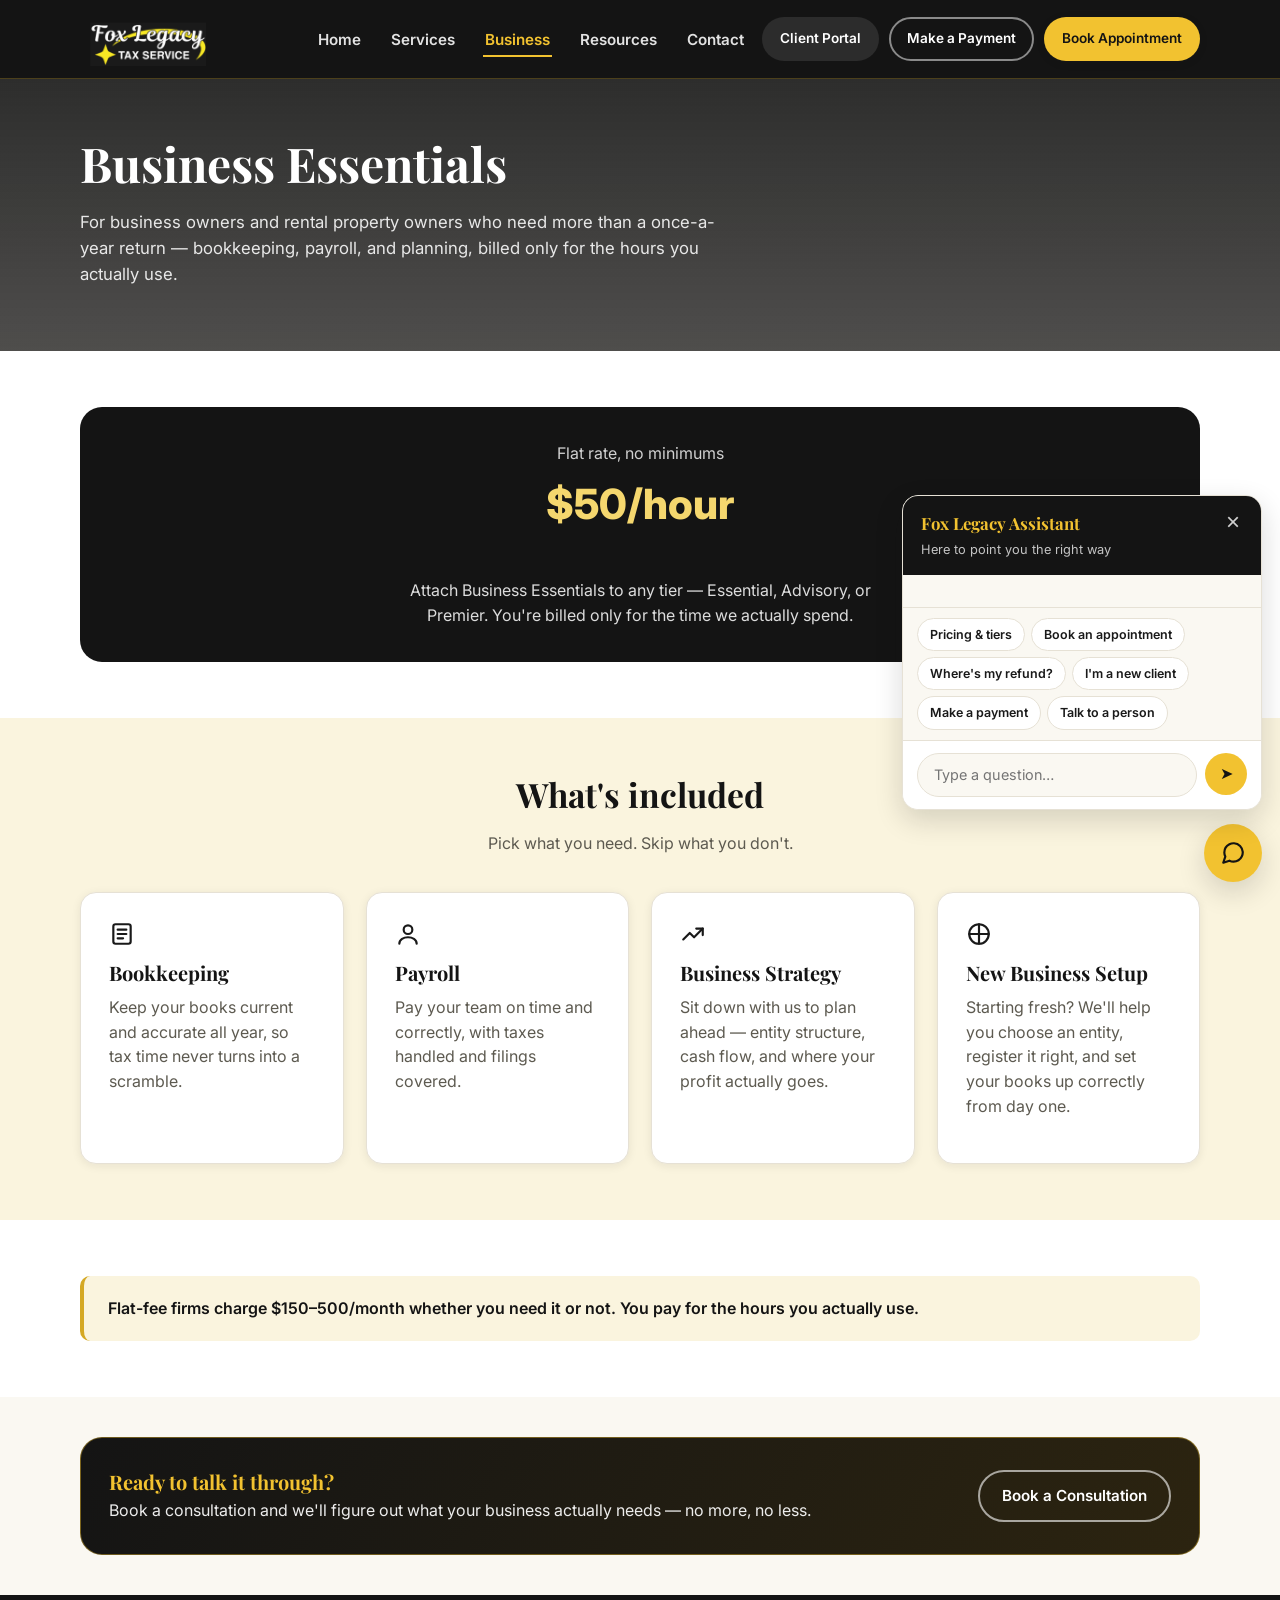
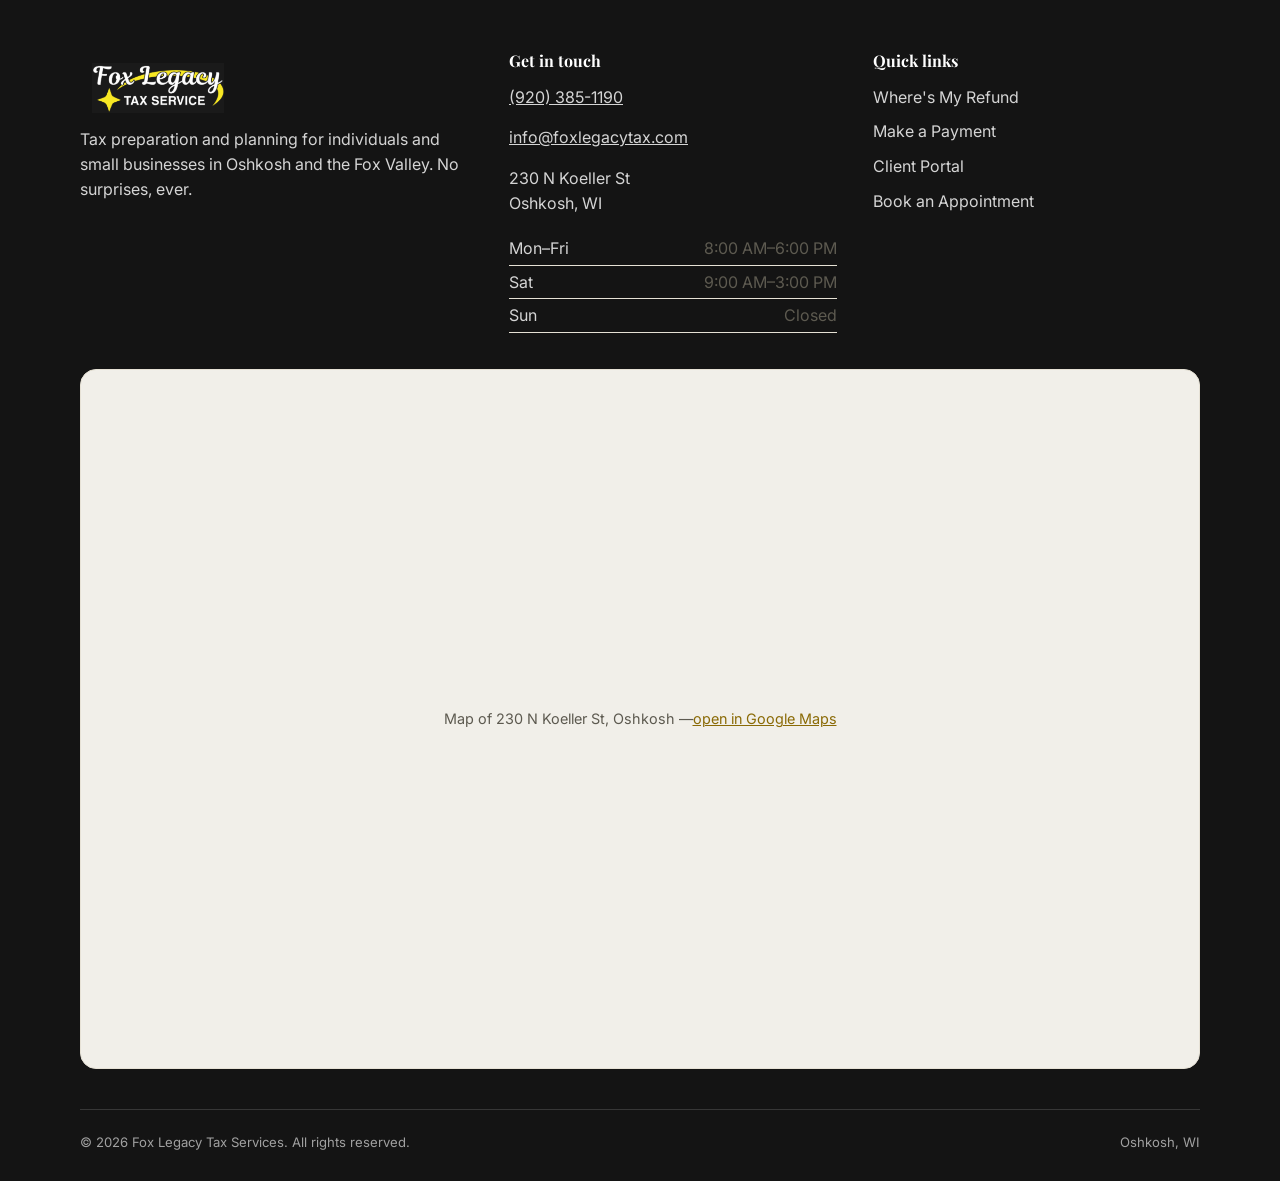
<file: business.html>
<!DOCTYPE html>
<html lang="en">
<head>
<meta charset="UTF-8">
<meta name="viewport" content="width=device-width, initial-scale=1.0">
<title>Bookkeeping Services Oshkosh WI | Business Essentials — Fox Legacy Tax</title>
<meta name="description" content="Bookkeeping, payroll, business strategy, and new business setup in Oshkosh, WI — billed at a flat $50/hour, only for the time you use. Attach to any tax tier.">
<link rel="canonical" href="business.html">
<link rel="preconnect" href="https://fonts.googleapis.com">
<link rel="preconnect" href="https://fonts.gstatic.com" crossorigin>
<link href="https://fonts.googleapis.com/css2?family=Inter:wght@400;500;600;700;800&family=Playfair+Display:wght@600;700&display=swap" rel="stylesheet">
<link rel="stylesheet" href="styles.css">
</head>
<body data-page="business">
<a class="skip-link" href="#main">Skip to main content</a>

<header class="site-header">
  <div class="header-inner">
    <a class="logo" href="index.html">
      <img src="logo.png" alt="Fox Legacy Tax Services" class="logo-img">
    </a>

    <nav class="main-nav" aria-label="Primary">
      <ul>
        <li><a href="index.html">Home</a></li>
        <li><a href="services.html">Services</a></li>
        <li><a href="business.html" aria-current="page">Business</a></li>
        <li><a href="resources.html">Resources</a></li>
        <li><a href="contact.html">Contact</a></li>
      </ul>
    </nav>

    <div class="header-actions">
      <a class="btn btn-ghost btn-sm btn-portal" href="https://foxlegacytax.securefilepro.com/portal/#/login" target="_blank" rel="noopener">Client Portal</a>
      <a class="btn btn-outline btn-sm btn-payment" href="payment.html">Make a Payment</a>
      <a class="btn btn-primary btn-sm" href="https://calendar.app.google/As5t43ddRw9j4L8s5" target="_blank" rel="noopener">Book Appointment</a>
      <button class="hamburger" type="button" aria-expanded="false" aria-controls="mobile-menu" aria-label="Open menu">
        <svg viewBox="0 0 24 24" fill="none" stroke="currentColor" stroke-width="2" stroke-linecap="round" aria-hidden="true"><line x1="3" y1="6" x2="21" y2="6"/><line x1="3" y1="12" x2="21" y2="12"/><line x1="3" y1="18" x2="21" y2="18"/></svg>
      </button>
    </div>
  </div>

  <nav class="mobile-menu" id="mobile-menu" aria-label="Mobile">
    <ul>
      <li><a href="index.html">Home</a></li>
      <li><a href="services.html">Services</a></li>
      <li><a href="business.html" aria-current="page">Business</a></li>
      <li><a href="resources.html">Resources</a></li>
      <li><a href="contact.html">Contact</a></li>
      <li><hr class="mobile-divider"></li>
      <li><a href="https://foxlegacytax.securefilepro.com/portal/#/login" target="_blank" rel="noopener">Client Portal</a></li>
      <li><a href="payment.html">Make a Payment</a></li>
    </ul>
  </nav>
</header>

<main id="main">

  <section class="page-hero">
    <div class="container">
      <h1>Business Essentials</h1>
      <p>For business owners and rental property owners who need more than a once-a-year return — bookkeeping, payroll, and planning, billed only for the hours you actually use.</p>
    </div>
  </section>

  <section class="section-white">
    <div class="container">
      <div class="rate-banner">
        <p class="muted" style="color:rgba(255,255,255,0.8);margin-bottom:6px;">Flat rate, no minimums</p>
        <p class="rate">$50/hour</p>
        <p style="color:rgba(255,255,255,0.85);max-width:520px;margin:10px auto 0;">Attach Business Essentials to any tier — Essential, Advisory, or Premier. You're billed only for the time we actually spend.</p>
      </div>
    </div>
  </section>

  <section class="section-mint">
    <div class="container">
      <div class="section-head">
        <h2>What's included</h2>
        <p class="muted">Pick what you need. Skip what you don't.</p>
      </div>

      <div class="card-grid cols-4">
        <div class="card">
          <span class="icon-wrap" aria-hidden="true" style="margin-bottom:14px;display:flex;">
            <svg viewBox="0 0 24 24" fill="none" stroke="currentColor" stroke-width="2" stroke-linecap="round" stroke-linejoin="round" width="26" height="26"><rect x="4" y="3" width="16" height="18" rx="2"/><path d="M8 8h8M8 12h8M8 16h5"/></svg>
          </span>
          <h3>Bookkeeping</h3>
          <p class="muted">Keep your books current and accurate all year, so tax time never turns into a scramble.</p>
        </div>
        <div class="card">
          <span class="icon-wrap" aria-hidden="true" style="margin-bottom:14px;display:flex;">
            <svg viewBox="0 0 24 24" fill="none" stroke="currentColor" stroke-width="2" stroke-linecap="round" stroke-linejoin="round" width="26" height="26"><circle cx="12" cy="8" r="4"/><path d="M4 21c0-4 4-6 8-6s8 2 8 6"/></svg>
          </span>
          <h3>Payroll</h3>
          <p class="muted">Pay your team on time and correctly, with taxes handled and filings covered.</p>
        </div>
        <div class="card">
          <span class="icon-wrap" aria-hidden="true" style="margin-bottom:14px;display:flex;">
            <svg viewBox="0 0 24 24" fill="none" stroke="currentColor" stroke-width="2" stroke-linecap="round" stroke-linejoin="round" width="26" height="26"><path d="M3 17l6-6 4 4 8-8"/><path d="M15 7h6v6"/></svg>
          </span>
          <h3>Business Strategy</h3>
          <p class="muted">Sit down with us to plan ahead — entity structure, cash flow, and where your profit actually goes.</p>
        </div>
        <div class="card">
          <span class="icon-wrap" aria-hidden="true" style="margin-bottom:14px;display:flex;">
            <svg viewBox="0 0 24 24" fill="none" stroke="currentColor" stroke-width="2" stroke-linecap="round" stroke-linejoin="round" width="26" height="26"><path d="M12 3v18M3 12h18"/><circle cx="12" cy="12" r="9"/></svg>
          </span>
          <h3>New Business Setup</h3>
          <p class="muted">Starting fresh? We'll help you choose an entity, register it right, and set your books up correctly from day one.</p>
        </div>
      </div>
    </div>
  </section>

  <section class="section-white">
    <div class="container">
      <div class="comparison-line">
        Flat-fee firms charge $150–500/month whether you need it or not. You pay for the hours you actually use.
      </div>
    </div>
  </section>

  <section class="section-tight">
    <div class="container">
      <div class="referral-banner">
        <div>
          <h3>Ready to talk it through?</h3>
          <p>Book a consultation and we'll figure out what your business actually needs — no more, no less.</p>
        </div>
        <a class="btn btn-outline-light" href="https://calendar.app.google/As5t43ddRw9j4L8s5" target="_blank" rel="noopener">Book a Consultation</a>
      </div>
    </div>
  </section>

</main>

<footer class="site-footer">
  <div class="container">
    <div class="footer-grid">
      <div>
        <a class="footer-logo" href="index.html">
          <img src="logo.png" alt="Fox Legacy Tax Services" class="logo-img">
        </a>
        <p>Tax preparation and planning for individuals and small businesses in Oshkosh and the Fox Valley. No surprises, ever.</p>
      </div>

      <div>
        <h4>Get in touch</h4>
        <p><a href="tel:+19203851190">(920) 385-1190</a></p>
        <p><a href="mailto:info@foxlegacytax.com">info@foxlegacytax.com</a></p>
        <p>230 N Koeller St<br>Oshkosh, WI</p>
        <table class="hours-table footer-hours">
          <tbody>
            <tr><td>Mon–Fri</td><td>8:00 AM–6:00 PM</td></tr>
            <tr><td>Sat</td><td>9:00 AM–3:00 PM</td></tr>
            <tr><td>Sun</td><td>Closed</td></tr>
          </tbody>
        </table>
      </div>

      <div>
        <h4>Quick links</h4>
        <ul class="footer-list">
          <li><a href="https://www.irs.gov/wheres-my-refund" target="_blank" rel="noopener">Where's My Refund</a></li>
          <li><a href="payment.html">Make a Payment</a></li>
          <li><a href="https://foxlegacytax.securefilepro.com/portal/#/login" target="_blank" rel="noopener">Client Portal</a></li>
          <li><a href="https://calendar.app.google/As5t43ddRw9j4L8s5" target="_blank" rel="noopener">Book an Appointment</a></li>
        </ul>
      </div>
    </div>

    <div class="map-embed" style="margin-top:36px;">
      <div class="map-fallback">Map of 230 N Koeller St, Oshkosh — <a href="https://www.google.com/maps/place/230+N+Koeller+St,+Oshkosh,+WI" target="_blank" rel="noopener">open in Google Maps</a></div>
      <iframe src="https://maps.google.com/maps?q=Fox%20Legacy%20Tax%20Services%2C%20230%20N%20Koeller%20St%2C%20Oshkosh%2C%20WI&z=15&output=embed" title="Map showing Fox Legacy Tax Services at 230 N Koeller St, Oshkosh" loading="lazy" referrerpolicy="no-referrer-when-downgrade"></iframe>
    </div>

    <div class="footer-bottom">
      <span>&copy; 2026 Fox Legacy Tax Services. All rights reserved.</span>
      <span>Oshkosh, WI</span>
    </div>
  </div>
</footer>

<script src="script.js"></script>
</body>
</html>
</file>
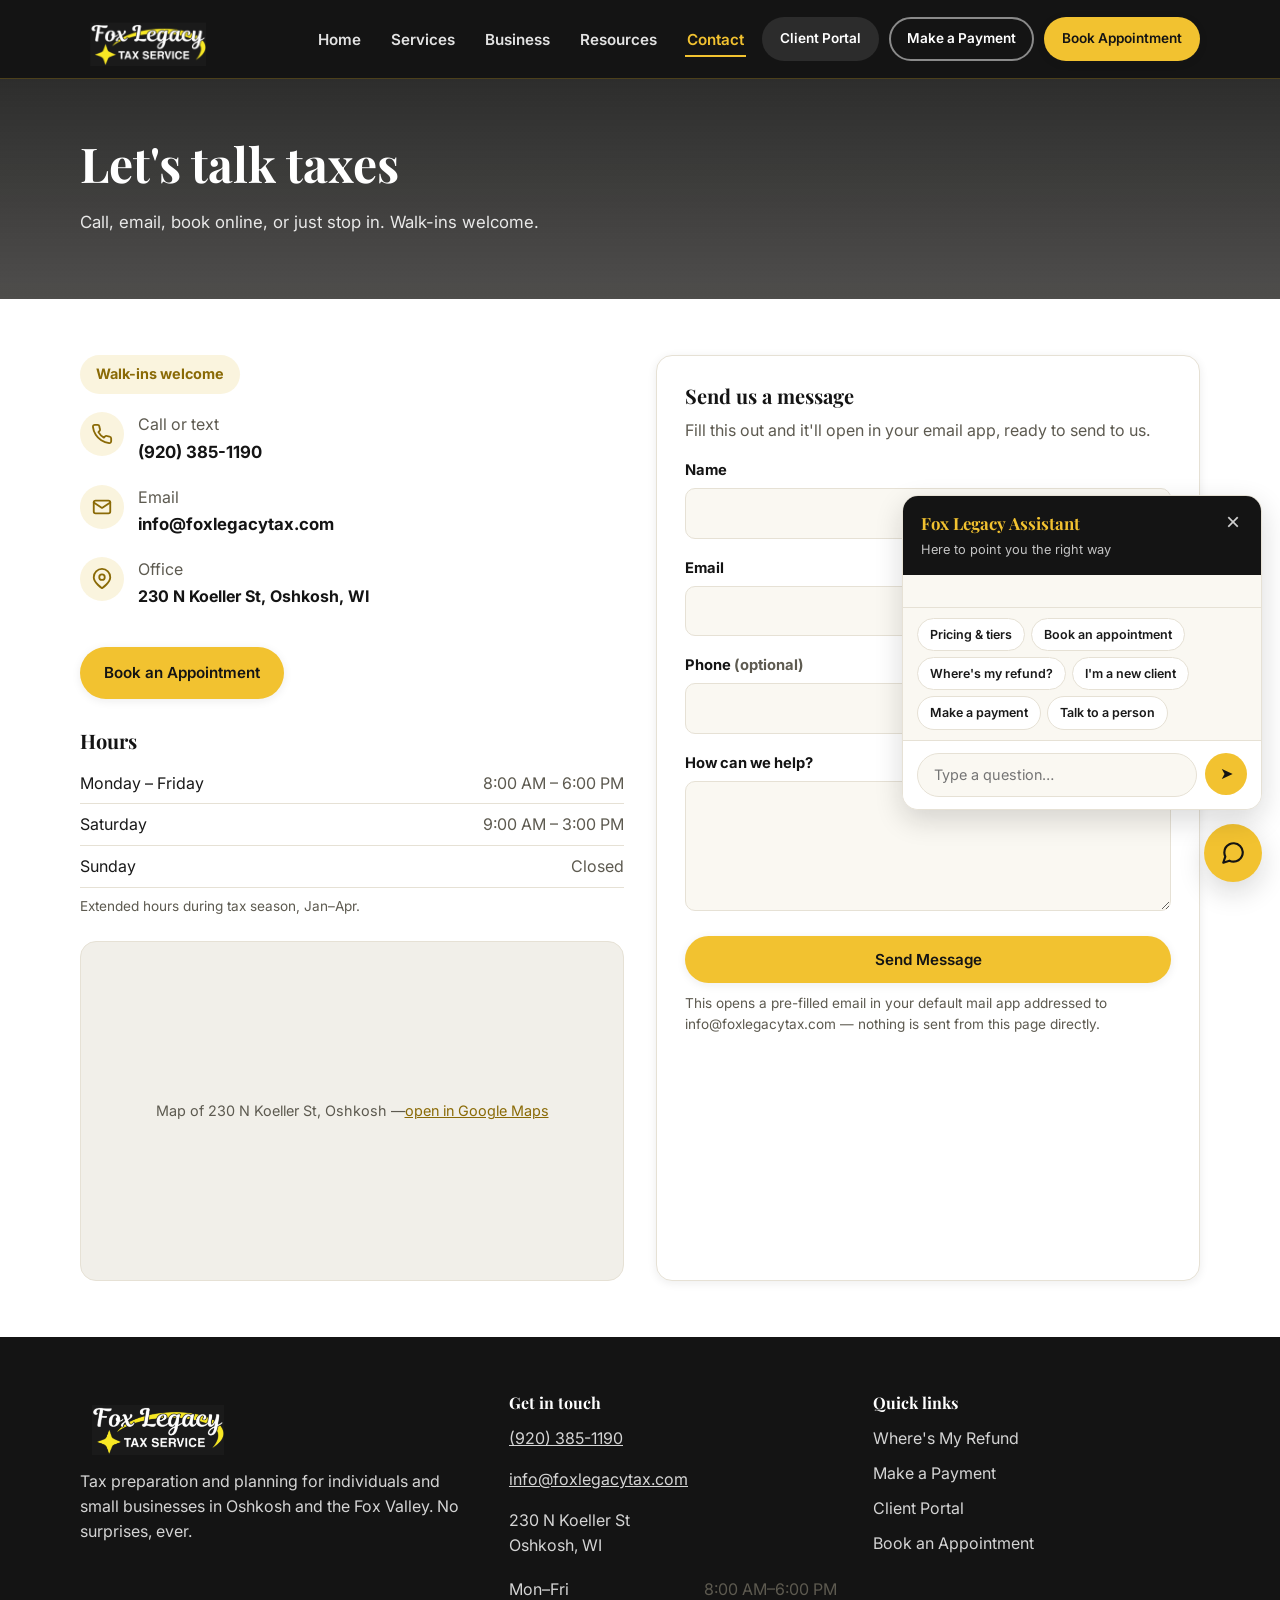
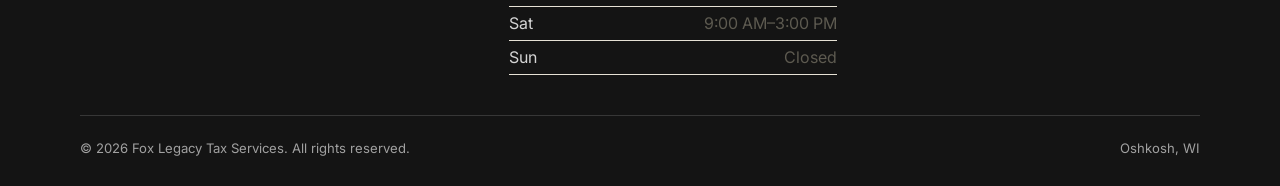
<file: contact.html>
<!DOCTYPE html>
<html lang="en">
<head>
<meta charset="UTF-8">
<meta name="viewport" content="width=device-width, initial-scale=1.0">
<title>Contact &amp; Book an Appointment | Fox Legacy Tax Services, Oshkosh WI</title>
<meta name="description" content="Reach Fox Legacy Tax Services in Oshkosh, WI by phone, email, or online booking. Walk-ins welcome — we're here year-round, not just tax season.">
<link rel="canonical" href="contact.html">
<link rel="preconnect" href="https://fonts.googleapis.com">
<link rel="preconnect" href="https://fonts.gstatic.com" crossorigin>
<link href="https://fonts.googleapis.com/css2?family=Inter:wght@400;500;600;700;800&family=Playfair+Display:wght@600;700&display=swap" rel="stylesheet">
<link rel="stylesheet" href="styles.css">
</head>
<body data-page="contact">
<a class="skip-link" href="#main">Skip to main content</a>

<header class="site-header">
  <div class="header-inner">
    <a class="logo" href="index.html">
      <img src="logo.png" alt="Fox Legacy Tax Services" class="logo-img">
    </a>

    <nav class="main-nav" aria-label="Primary">
      <ul>
        <li><a href="index.html">Home</a></li>
        <li><a href="services.html">Services</a></li>
        <li><a href="business.html">Business</a></li>
        <li><a href="resources.html">Resources</a></li>
        <li><a href="contact.html" aria-current="page">Contact</a></li>
      </ul>
    </nav>

    <div class="header-actions">
      <a class="btn btn-ghost btn-sm btn-portal" href="https://foxlegacytax.securefilepro.com/portal/#/login" target="_blank" rel="noopener">Client Portal</a>
      <a class="btn btn-outline btn-sm btn-payment" href="payment.html">Make a Payment</a>
      <a class="btn btn-primary btn-sm" href="https://calendar.app.google/As5t43ddRw9j4L8s5" target="_blank" rel="noopener">Book Appointment</a>
      <button class="hamburger" type="button" aria-expanded="false" aria-controls="mobile-menu" aria-label="Open menu">
        <svg viewBox="0 0 24 24" fill="none" stroke="currentColor" stroke-width="2" stroke-linecap="round" aria-hidden="true"><line x1="3" y1="6" x2="21" y2="6"/><line x1="3" y1="12" x2="21" y2="12"/><line x1="3" y1="18" x2="21" y2="18"/></svg>
      </button>
    </div>
  </div>

  <nav class="mobile-menu" id="mobile-menu" aria-label="Mobile">
    <ul>
      <li><a href="index.html">Home</a></li>
      <li><a href="services.html">Services</a></li>
      <li><a href="business.html">Business</a></li>
      <li><a href="resources.html">Resources</a></li>
      <li><a href="contact.html" aria-current="page">Contact</a></li>
      <li><hr class="mobile-divider"></li>
      <li><a href="https://foxlegacytax.securefilepro.com/portal/#/login" target="_blank" rel="noopener">Client Portal</a></li>
      <li><a href="payment.html">Make a Payment</a></li>
    </ul>
  </nav>
</header>

<main id="main">

  <section class="page-hero">
    <div class="container">
      <h1>Let's talk taxes</h1>
      <p>Call, email, book online, or just stop in. Walk-ins welcome.</p>
    </div>
  </section>

  <section class="section-white">
    <div class="container">
      <div class="contact-grid">

        <div>
          <span class="walkins-note">Walk-ins welcome</span>

          <div class="contact-detail">
            <span class="icon-wrap" aria-hidden="true">
              <svg viewBox="0 0 24 24" fill="none" stroke="currentColor" stroke-width="2" stroke-linecap="round" stroke-linejoin="round"><path d="M22 16.92v3a2 2 0 0 1-2.18 2 19.8 19.8 0 0 1-8.63-3.07 19.5 19.5 0 0 1-6-6 19.8 19.8 0 0 1-3.07-8.67A2 2 0 0 1 4.11 2h3a2 2 0 0 1 2 1.72c.13.96.36 1.9.68 2.81a2 2 0 0 1-.45 2.11L8.09 9.91a16 16 0 0 0 6 6l1.27-1.27a2 2 0 0 1 2.11-.45c.91.32 1.85.55 2.81.68A2 2 0 0 1 22 16.92z"/></svg>
            </span>
            <div>
              <p class="muted" style="margin-bottom:2px;">Call or text</p>
              <a href="tel:+19203851190">(920) 385-1190</a>
            </div>
          </div>

          <div class="contact-detail">
            <span class="icon-wrap" aria-hidden="true">
              <svg viewBox="0 0 24 24" fill="none" stroke="currentColor" stroke-width="2" stroke-linecap="round" stroke-linejoin="round"><rect x="3" y="5" width="18" height="14" rx="2"/><path d="M3 7l9 6 9-6"/></svg>
            </span>
            <div>
              <p class="muted" style="margin-bottom:2px;">Email</p>
              <a href="mailto:info@foxlegacytax.com">info@foxlegacytax.com</a>
            </div>
          </div>

          <div class="contact-detail">
            <span class="icon-wrap" aria-hidden="true">
              <svg viewBox="0 0 24 24" fill="none" stroke="currentColor" stroke-width="2" stroke-linecap="round" stroke-linejoin="round"><path d="M21 10c0 6-9 12-9 12s-9-6-9-12a9 9 0 0 1 18 0z"/><circle cx="12" cy="10" r="3"/></svg>
            </span>
            <div>
              <p class="muted" style="margin-bottom:2px;">Office</p>
              <p style="margin:0;font-weight:700;color:var(--navy);">230 N Koeller St, Oshkosh, WI</p>
            </div>
          </div>

          <a class="btn btn-primary" style="margin:18px 0 30px;" href="https://calendar.app.google/As5t43ddRw9j4L8s5" target="_blank" rel="noopener">Book an Appointment</a>

          <h3>Hours</h3>
          <table class="hours-table">
            <tbody>
              <tr><td>Monday – Friday</td><td>8:00 AM – 6:00 PM</td></tr>
              <tr><td>Saturday</td><td>9:00 AM – 3:00 PM</td></tr>
              <tr><td>Sunday</td><td>Closed</td></tr>
            </tbody>
          </table>
          <p class="muted" style="font-size:0.85rem;margin-top:8px;"><!-- TODO: confirm seasonal hours -->Extended hours during tax season, Jan–Apr.</p>

          <div class="map-embed" style="margin-top:24px;">
            <div class="map-fallback">Map of 230 N Koeller St, Oshkosh — <a href="https://www.google.com/maps/place/230+N+Koeller+St,+Oshkosh,+WI" target="_blank" rel="noopener">open in Google Maps</a></div>
            <iframe src="https://maps.google.com/maps?q=Fox%20Legacy%20Tax%20Services%2C%20230%20N%20Koeller%20St%2C%20Oshkosh%2C%20WI&z=15&output=embed" title="Map showing Fox Legacy Tax Services at 230 N Koeller St, Oshkosh" loading="lazy" referrerpolicy="no-referrer-when-downgrade"></iframe>
          </div>
        </div>

        <div class="card">
          <h3>Send us a message</h3>
          <p class="muted">Fill this out and it'll open in your email app, ready to send to us.</p>

          <form id="contact-form" novalidate>
            <div class="form-field">
              <label for="cf-name">Name</label>
              <input type="text" id="cf-name" name="name" autocomplete="name" required>
            </div>
            <div class="form-field">
              <label for="cf-email">Email</label>
              <input type="email" id="cf-email" name="email" autocomplete="email" required>
            </div>
            <div class="form-field">
              <label for="cf-phone">Phone <span class="muted">(optional)</span></label>
              <input type="tel" id="cf-phone" name="phone" autocomplete="tel">
            </div>
            <div class="form-field">
              <label for="cf-message">How can we help?</label>
              <textarea id="cf-message" name="message" required></textarea>
            </div>
            <button type="submit" class="btn btn-primary btn-block">Send Message</button>
            <p class="form-note">This opens a pre-filled email in your default mail app addressed to info@foxlegacytax.com — nothing is sent from this page directly.</p>
          </form>
        </div>

      </div>
    </div>
  </section>

</main>

<footer class="site-footer">
  <div class="container">
    <div class="footer-grid">
      <div>
        <a class="footer-logo" href="index.html">
          <img src="logo.png" alt="Fox Legacy Tax Services" class="logo-img">
        </a>
        <p>Tax preparation and planning for individuals and small businesses in Oshkosh and the Fox Valley. No surprises, ever.</p>
      </div>

      <div>
        <h4>Get in touch</h4>
        <p><a href="tel:+19203851190">(920) 385-1190</a></p>
        <p><a href="mailto:info@foxlegacytax.com">info@foxlegacytax.com</a></p>
        <p>230 N Koeller St<br>Oshkosh, WI</p>
        <table class="hours-table footer-hours">
          <tbody>
            <tr><td>Mon–Fri</td><td>8:00 AM–6:00 PM</td></tr>
            <tr><td>Sat</td><td>9:00 AM–3:00 PM</td></tr>
            <tr><td>Sun</td><td>Closed</td></tr>
          </tbody>
        </table>
      </div>

      <div>
        <h4>Quick links</h4>
        <ul class="footer-list">
          <li><a href="https://www.irs.gov/wheres-my-refund" target="_blank" rel="noopener">Where's My Refund</a></li>
          <li><a href="payment.html">Make a Payment</a></li>
          <li><a href="https://foxlegacytax.securefilepro.com/portal/#/login" target="_blank" rel="noopener">Client Portal</a></li>
          <li><a href="https://calendar.app.google/As5t43ddRw9j4L8s5" target="_blank" rel="noopener">Book an Appointment</a></li>
        </ul>
      </div>
    </div>

    <div class="footer-bottom">
      <span>&copy; 2026 Fox Legacy Tax Services. All rights reserved.</span>
      <span>Oshkosh, WI</span>
    </div>
  </div>
</footer>

<script src="script.js"></script>
</body>
</html>
</file>
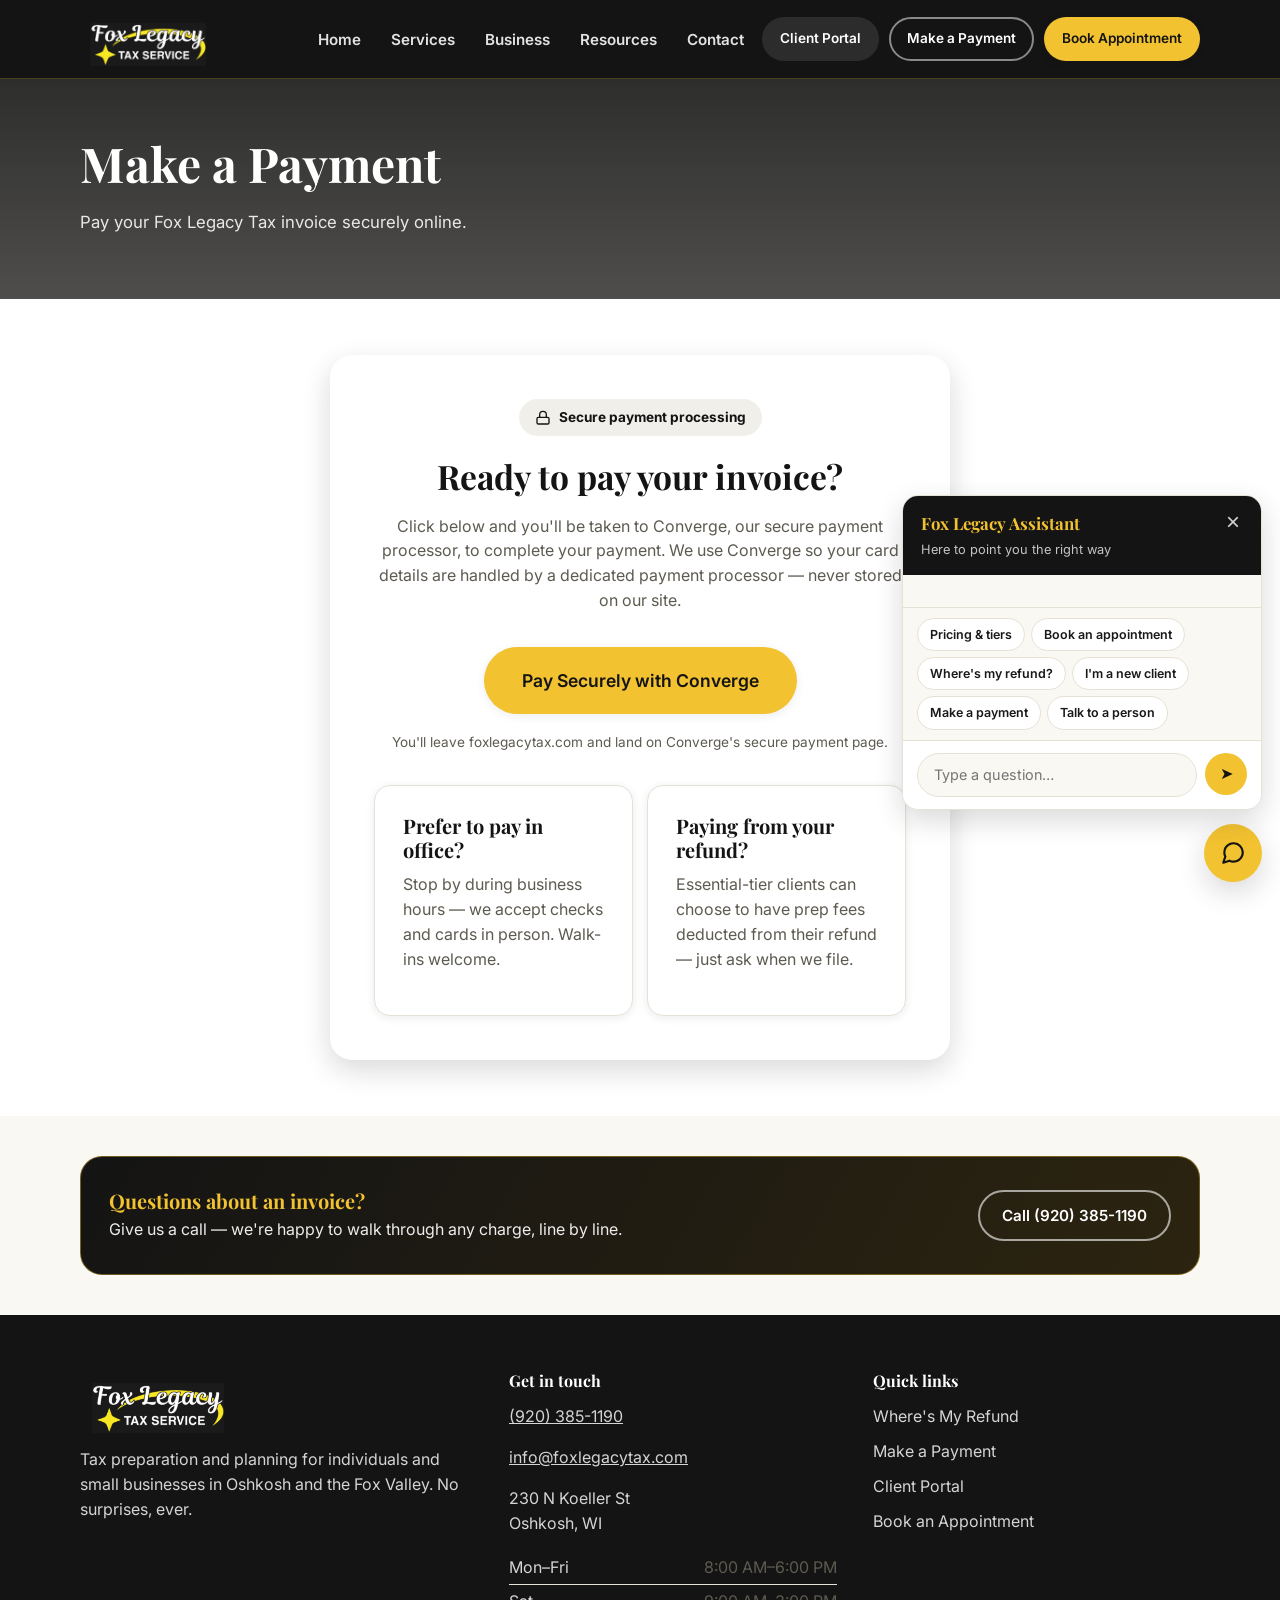
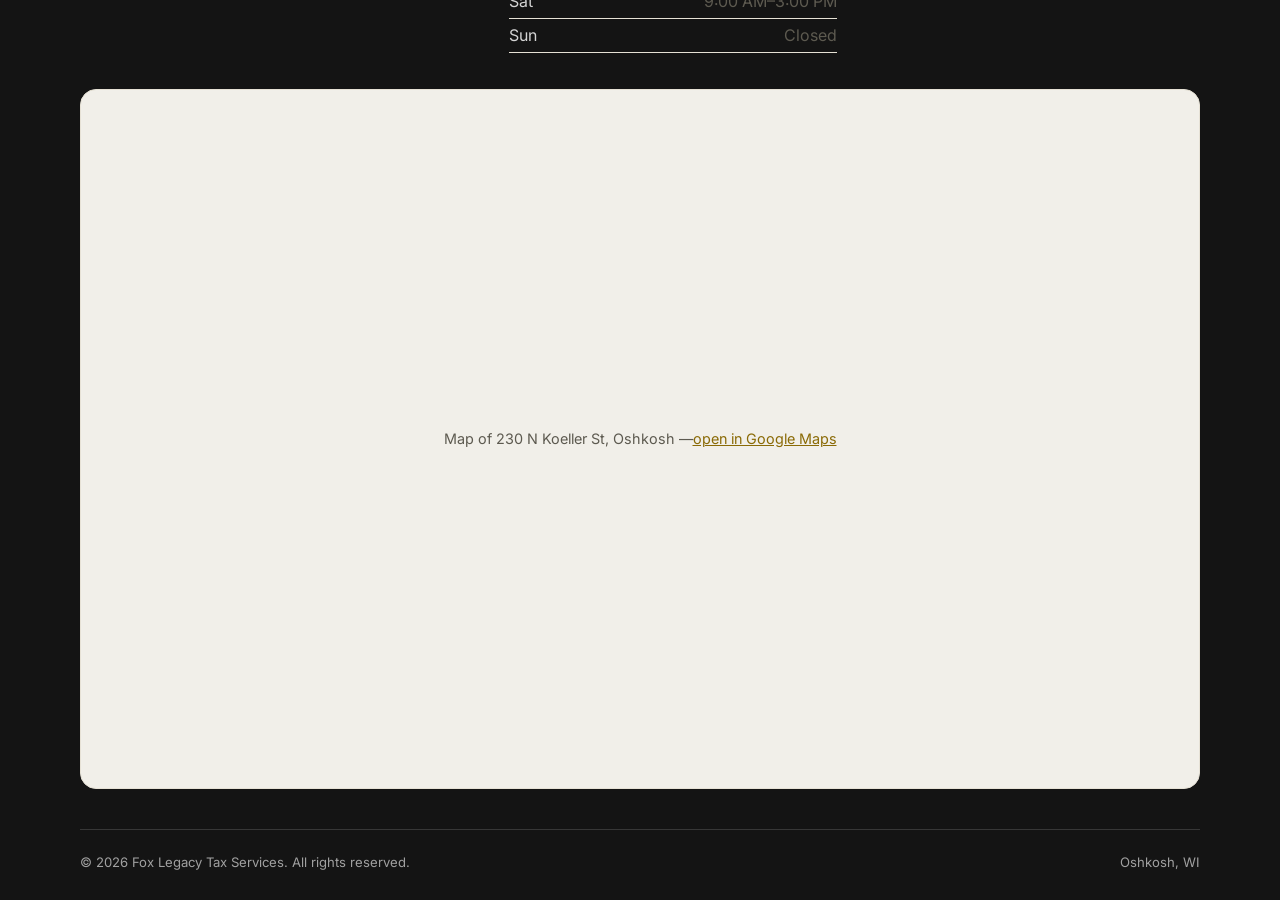
<file: payment.html>
<!DOCTYPE html>
<html lang="en">
<head>
<meta charset="UTF-8">
<meta name="viewport" content="width=device-width, initial-scale=1.0">
<title>Make a Payment | Fox Legacy Tax Services, Oshkosh WI</title>
<meta name="description" content="Pay your Fox Legacy Tax Services invoice securely online through Converge, or pay in office or from your refund. Oshkosh, WI tax preparation.">
<link rel="canonical" href="payment.html">
<link rel="preconnect" href="https://fonts.googleapis.com">
<link rel="preconnect" href="https://fonts.gstatic.com" crossorigin>
<link href="https://fonts.googleapis.com/css2?family=Inter:wght@400;500;600;700;800&family=Playfair+Display:wght@600;700&display=swap" rel="stylesheet">
<link rel="stylesheet" href="styles.css">
</head>
<body data-page="payment">
<a class="skip-link" href="#main">Skip to main content</a>

<header class="site-header">
  <div class="header-inner">
    <a class="logo" href="index.html">
      <img src="logo.png" alt="Fox Legacy Tax Services" class="logo-img">
    </a>

    <nav class="main-nav" aria-label="Primary">
      <ul>
        <li><a href="index.html">Home</a></li>
        <li><a href="services.html">Services</a></li>
        <li><a href="business.html">Business</a></li>
        <li><a href="resources.html">Resources</a></li>
        <li><a href="contact.html">Contact</a></li>
      </ul>
    </nav>

    <div class="header-actions">
      <a class="btn btn-ghost btn-sm btn-portal" href="https://foxlegacytax.securefilepro.com/portal/#/login" target="_blank" rel="noopener">Client Portal</a>
      <a class="btn btn-outline btn-sm btn-payment" href="payment.html" aria-current="page">Make a Payment</a>
      <a class="btn btn-primary btn-sm" href="https://calendar.app.google/As5t43ddRw9j4L8s5" target="_blank" rel="noopener">Book Appointment</a>
      <button class="hamburger" type="button" aria-expanded="false" aria-controls="mobile-menu" aria-label="Open menu">
        <svg viewBox="0 0 24 24" fill="none" stroke="currentColor" stroke-width="2" stroke-linecap="round" aria-hidden="true"><line x1="3" y1="6" x2="21" y2="6"/><line x1="3" y1="12" x2="21" y2="12"/><line x1="3" y1="18" x2="21" y2="18"/></svg>
      </button>
    </div>
  </div>

  <nav class="mobile-menu" id="mobile-menu" aria-label="Mobile">
    <ul>
      <li><a href="index.html">Home</a></li>
      <li><a href="services.html">Services</a></li>
      <li><a href="business.html">Business</a></li>
      <li><a href="resources.html">Resources</a></li>
      <li><a href="contact.html">Contact</a></li>
      <li><hr class="mobile-divider"></li>
      <li><a href="https://foxlegacytax.securefilepro.com/portal/#/login" target="_blank" rel="noopener">Client Portal</a></li>
      <li><a href="payment.html" aria-current="page">Make a Payment</a></li>
    </ul>
  </nav>
</header>

<main id="main">

  <section class="page-hero">
    <div class="container">
      <h1>Make a Payment</h1>
      <p>Pay your Fox Legacy Tax invoice securely online.</p>
    </div>
  </section>

  <section class="section-white">
    <div class="container">
      <div class="payment-card">
        <span class="processor-badge">
          <svg width="16" height="16" viewBox="0 0 24 24" fill="none" stroke="currentColor" stroke-width="2" stroke-linecap="round" stroke-linejoin="round" aria-hidden="true"><rect x="3" y="11" width="18" height="10" rx="2"/><path d="M7 11V7a5 5 0 0 1 10 0v4"/></svg>
          Secure payment processing
        </span>
        <h2>Ready to pay your invoice?</h2>
        <p class="muted">Click below and you'll be taken to Converge, our secure payment processor, to complete your payment. We use Converge so your card details are handled by a dedicated payment processor — never stored on our site.</p>

        <a class="btn btn-primary pay-cta" href="PAYMENT_LINK_HERE" target="_blank" rel="noopener">Pay Securely with Converge</a>

        <p class="muted" style="font-size:0.85rem;">You'll leave foxlegacytax.com and land on Converge's secure payment page.</p>

        <div class="payment-alt">
          <div class="card">
            <h3>Prefer to pay in office?</h3>
            <p class="muted">Stop by during business hours — we accept checks and cards in person. Walk-ins welcome.</p>
          </div>
          <div class="card">
            <h3>Paying from your refund?</h3>
            <p class="muted">Essential-tier clients can choose to have prep fees deducted from their refund — just ask when we file.</p>
          </div>
        </div>
      </div>
    </div>
  </section>

  <section class="section-tight">
    <div class="container">
      <div class="referral-banner">
        <div>
          <h3>Questions about an invoice?</h3>
          <p>Give us a call — we're happy to walk through any charge, line by line.</p>
        </div>
        <a class="btn btn-outline-light" href="tel:+19203851190">Call (920) 385-1190</a>
      </div>
    </div>
  </section>

</main>

<footer class="site-footer">
  <div class="container">
    <div class="footer-grid">
      <div>
        <a class="footer-logo" href="index.html">
          <img src="logo.png" alt="Fox Legacy Tax Services" class="logo-img">
        </a>
        <p>Tax preparation and planning for individuals and small businesses in Oshkosh and the Fox Valley. No surprises, ever.</p>
      </div>

      <div>
        <h4>Get in touch</h4>
        <p><a href="tel:+19203851190">(920) 385-1190</a></p>
        <p><a href="mailto:info@foxlegacytax.com">info@foxlegacytax.com</a></p>
        <p>230 N Koeller St<br>Oshkosh, WI</p>
        <table class="hours-table footer-hours">
          <tbody>
            <tr><td>Mon–Fri</td><td>8:00 AM–6:00 PM</td></tr>
            <tr><td>Sat</td><td>9:00 AM–3:00 PM</td></tr>
            <tr><td>Sun</td><td>Closed</td></tr>
          </tbody>
        </table>
      </div>

      <div>
        <h4>Quick links</h4>
        <ul class="footer-list">
          <li><a href="https://www.irs.gov/wheres-my-refund" target="_blank" rel="noopener">Where's My Refund</a></li>
          <li><a href="payment.html">Make a Payment</a></li>
          <li><a href="https://foxlegacytax.securefilepro.com/portal/#/login" target="_blank" rel="noopener">Client Portal</a></li>
          <li><a href="https://calendar.app.google/As5t43ddRw9j4L8s5" target="_blank" rel="noopener">Book an Appointment</a></li>
        </ul>
      </div>
    </div>

    <div class="map-embed" style="margin-top:36px;">
      <div class="map-fallback">Map of 230 N Koeller St, Oshkosh — <a href="https://www.google.com/maps/place/230+N+Koeller+St,+Oshkosh,+WI" target="_blank" rel="noopener">open in Google Maps</a></div>
      <iframe src="https://maps.google.com/maps?q=Fox%20Legacy%20Tax%20Services%2C%20230%20N%20Koeller%20St%2C%20Oshkosh%2C%20WI&z=15&output=embed" title="Map showing Fox Legacy Tax Services at 230 N Koeller St, Oshkosh" loading="lazy" referrerpolicy="no-referrer-when-downgrade"></iframe>
    </div>

    <div class="footer-bottom">
      <span>&copy; 2026 Fox Legacy Tax Services. All rights reserved.</span>
      <span>Oshkosh, WI</span>
    </div>
  </div>
</footer>

<script src="script.js"></script>
</body>
</html>
</file>
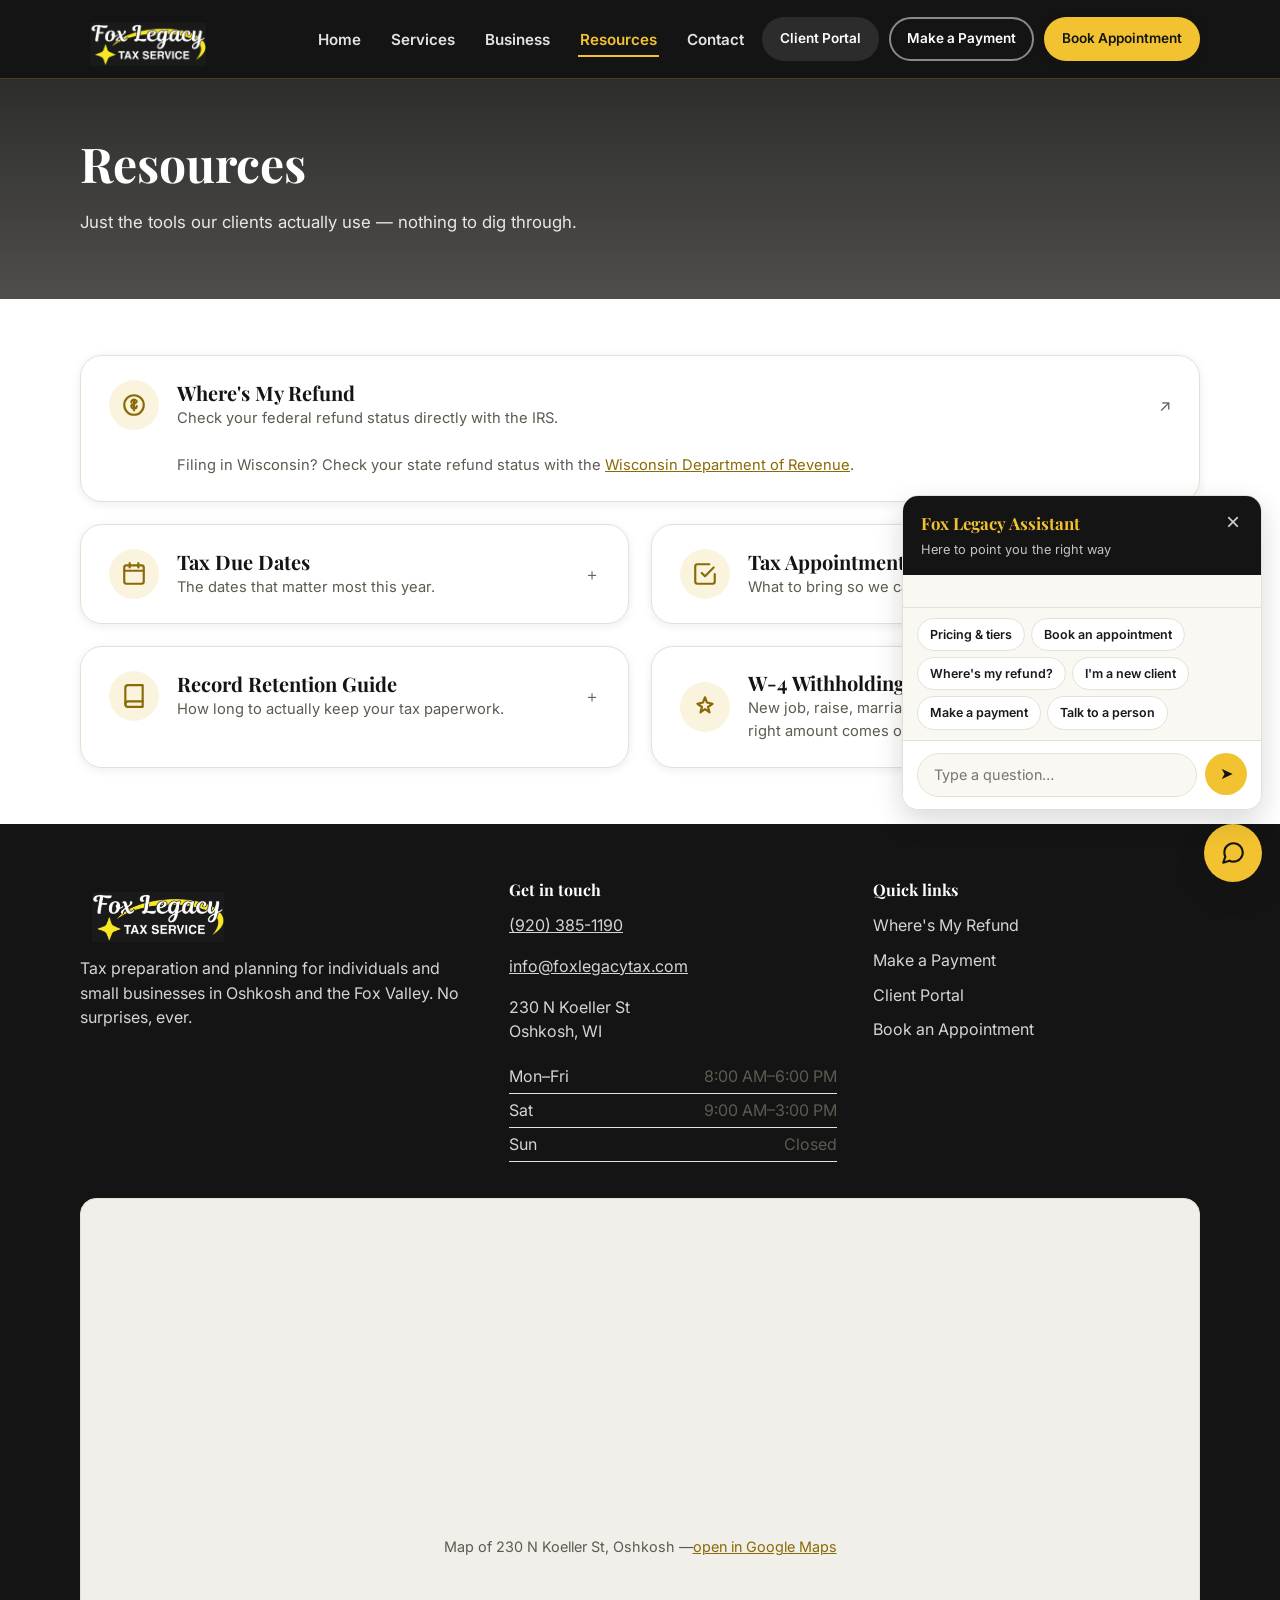
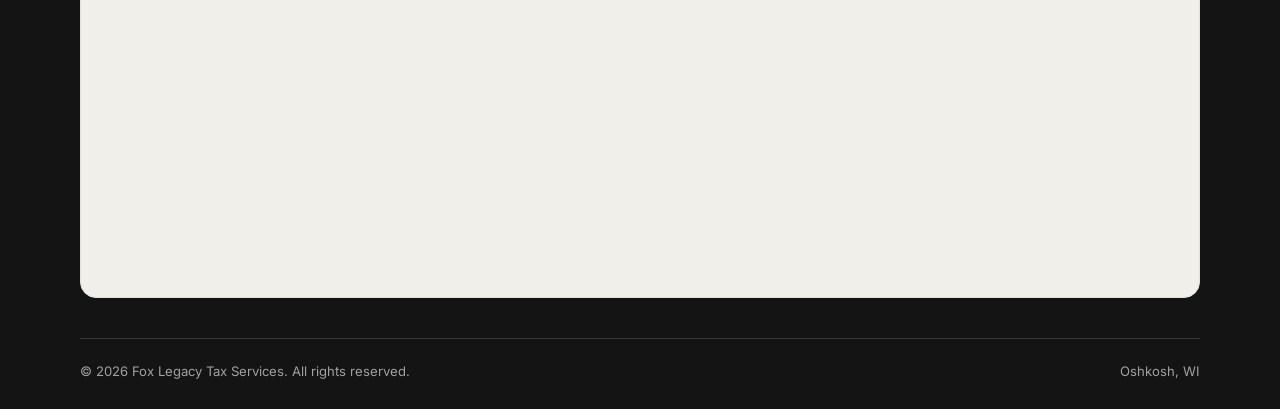
<file: resources.html>
<!DOCTYPE html>
<html lang="en">
<head>
<meta charset="UTF-8">
<meta name="viewport" content="width=device-width, initial-scale=1.0">
<title>Client Resources | Fox Legacy Tax Services, Oshkosh WI</title>
<meta name="description" content="The tax tools our Oshkosh, WI clients actually use: refund status, key due dates, an appointment checklist, record retention guidance, and a W-4 withholding checkup.">
<link rel="canonical" href="resources.html">
<link rel="preconnect" href="https://fonts.googleapis.com">
<link rel="preconnect" href="https://fonts.gstatic.com" crossorigin>
<link href="https://fonts.googleapis.com/css2?family=Inter:wght@400;500;600;700;800&family=Playfair+Display:wght@600;700&display=swap" rel="stylesheet">
<link rel="stylesheet" href="styles.css">
</head>
<body data-page="resources">
<a class="skip-link" href="#main">Skip to main content</a>

<header class="site-header">
  <div class="header-inner">
    <a class="logo" href="index.html">
      <img src="logo.png" alt="Fox Legacy Tax Services" class="logo-img">
    </a>

    <nav class="main-nav" aria-label="Primary">
      <ul>
        <li><a href="index.html">Home</a></li>
        <li><a href="services.html">Services</a></li>
        <li><a href="business.html">Business</a></li>
        <li><a href="resources.html" aria-current="page">Resources</a></li>
        <li><a href="contact.html">Contact</a></li>
      </ul>
    </nav>

    <div class="header-actions">
      <a class="btn btn-ghost btn-sm btn-portal" href="https://foxlegacytax.securefilepro.com/portal/#/login" target="_blank" rel="noopener">Client Portal</a>
      <a class="btn btn-outline btn-sm btn-payment" href="payment.html">Make a Payment</a>
      <a class="btn btn-primary btn-sm" href="https://calendar.app.google/As5t43ddRw9j4L8s5" target="_blank" rel="noopener">Book Appointment</a>
      <button class="hamburger" type="button" aria-expanded="false" aria-controls="mobile-menu" aria-label="Open menu">
        <svg viewBox="0 0 24 24" fill="none" stroke="currentColor" stroke-width="2" stroke-linecap="round" aria-hidden="true"><line x1="3" y1="6" x2="21" y2="6"/><line x1="3" y1="12" x2="21" y2="12"/><line x1="3" y1="18" x2="21" y2="18"/></svg>
      </button>
    </div>
  </div>

  <nav class="mobile-menu" id="mobile-menu" aria-label="Mobile">
    <ul>
      <li><a href="index.html">Home</a></li>
      <li><a href="services.html">Services</a></li>
      <li><a href="business.html">Business</a></li>
      <li><a href="resources.html" aria-current="page">Resources</a></li>
      <li><a href="contact.html">Contact</a></li>
      <li><hr class="mobile-divider"></li>
      <li><a href="https://foxlegacytax.securefilepro.com/portal/#/login" target="_blank" rel="noopener">Client Portal</a></li>
      <li><a href="payment.html">Make a Payment</a></li>
    </ul>
  </nav>
</header>

<main id="main">

  <section class="page-hero">
    <div class="container">
      <h1>Resources</h1>
      <p>Just the tools our clients actually use — nothing to dig through.</p>
    </div>
  </section>

  <section class="section-white">
    <div class="container">
      <div class="card-grid cols-2" style="gap:22px;">

        <!-- Where's My Refund -->
        <div class="resource-card" style="grid-column:1/-1;">
          <a class="resource-link" href="https://www.irs.gov/wheres-my-refund" target="_blank" rel="noopener">
            <span class="icon-wrap" aria-hidden="true">
              <svg viewBox="0 0 24 24" fill="none" stroke="currentColor" stroke-width="2" stroke-linecap="round" stroke-linejoin="round"><circle cx="12" cy="12" r="9"/><path d="M12 7v10M9.5 9.5c0-1.4 1.2-2.5 2.5-2.5s2.5 1 2.5 2c0 2-5 1.5-5 4 0 1 1 2.5 2.5 2.5s2.5-1.1 2.5-2.5"/></svg>
            </span>
            <span>
              <h3>Where's My Refund</h3>
              <p>Check your federal refund status directly with the IRS.</p>
            </span>
            <span class="chevron" aria-hidden="true">↗</span>
          </a>
          <div style="padding:0 28px 24px 96px;">
            <p class="muted" style="margin:0;">Filing in Wisconsin? Check your state refund status with the <a href="https://www.revenue.wi.gov/Pages/Apps/TaxReturnStatus.aspx" target="_blank" rel="noopener">Wisconsin Department of Revenue</a>.</p>
          </div>
        </div>

        <!-- Tax Due Dates -->
        <details class="resource-card">
          <summary>
            <span class="icon-wrap" aria-hidden="true">
              <svg viewBox="0 0 24 24" fill="none" stroke="currentColor" stroke-width="2" stroke-linecap="round" stroke-linejoin="round"><rect x="3" y="4" width="18" height="17" rx="2"/><path d="M3 9h18M8 2v4M16 2v4"/></svg>
            </span>
            <span>
              <h3>Tax Due Dates</h3>
              <p>The dates that matter most this year.</p>
            </span>
            <span class="chevron" aria-hidden="true">＋</span>
          </summary>
          <div class="resource-body">
            <ul>
              <li><strong>Jan 31</strong> — W-2s and 1099s should reach you</li>
              <li><strong>Apr 15</strong> — Individual returns &amp; Q1 estimated payments due</li>
              <li><strong>Jun 15</strong> — Q2 estimated payments due</li>
              <li><strong>Sep 15</strong> — Q3 estimated payments; extended partnership/S-corp returns due</li>
              <li><strong>Oct 15</strong> — Extended individual returns due</li>
            </ul>
            <p class="muted" style="margin-top:12px;">Dates shift when they land on a weekend or holiday, and business deadlines vary by entity. We'll always confirm your specific dates — plan ahead, not after.</p>
          </div>
        </details>

        <!-- Tax Appointment Checklist -->
        <details class="resource-card">
          <summary>
            <span class="icon-wrap" aria-hidden="true">
              <svg viewBox="0 0 24 24" fill="none" stroke="currentColor" stroke-width="2" stroke-linecap="round" stroke-linejoin="round"><path d="M9 11l3 3 8-8"/><path d="M21 12v7a2 2 0 0 1-2 2H5a2 2 0 0 1-2-2V5a2 2 0 0 1 2-2h11"/></svg>
            </span>
            <span>
              <h3>Tax Appointment Checklist</h3>
              <p>What to bring so we can get you done in one visit.</p>
            </span>
            <span class="chevron" aria-hidden="true">＋</span>
          </summary>
          <div class="resource-body">
            <ul>
              <li>Photo ID for you (and your spouse, if filing jointly)</li>
              <li>Social Security cards for you and any dependents</li>
              <li>Last year's tax return</li>
              <li>W-2s, 1099s, and other income documents</li>
              <li>Mortgage interest or property tax statements (1098)</li>
              <li>Business or rental income and expense records</li>
              <li>Health insurance forms (1095-A/B/C), if applicable</li>
              <li>Childcare provider name, address, and tax ID</li>
              <li>Any letters from the IRS or state this year</li>
              <li>Voided check or account/routing numbers for direct deposit</li>
            </ul>
          </div>
        </details>

        <!-- Record Retention Guide -->
        <details class="resource-card">
          <summary>
            <span class="icon-wrap" aria-hidden="true">
              <svg viewBox="0 0 24 24" fill="none" stroke="currentColor" stroke-width="2" stroke-linecap="round" stroke-linejoin="round"><path d="M4 19.5A2.5 2.5 0 0 1 6.5 17H20"/><path d="M6.5 2H20v20H6.5A2.5 2.5 0 0 1 4 19.5v-15A2.5 2.5 0 0 1 6.5 2z"/></svg>
            </span>
            <span>
              <h3>Record Retention Guide</h3>
              <p>How long to actually keep your tax paperwork.</p>
            </span>
            <span class="chevron" aria-hidden="true">＋</span>
          </summary>
          <div class="resource-body">
            <ul>
              <li>Tax returns &amp; supporting documents: at least 3 years, 7 years if you claimed a loss or bad debt</li>
              <li>Property records (home, investments): keep as long as you own it, plus 3 years after you sell</li>
              <li>Business records (payroll, receipts): 4–7 years</li>
              <li>Copies of filed returns themselves: keep forever</li>
            </ul>
            <p class="muted" style="margin-top:12px;">When in doubt, keep it. Storage is cheap — audits aren't fun.</p>
          </div>
        </details>

        <!-- W-4 Withholding Checkup -->
        <div class="resource-card">
          <a class="resource-link" href="https://www.irs.gov/individuals/tax-withholding-estimator" target="_blank" rel="noopener">
            <span class="icon-wrap" aria-hidden="true">
              <svg viewBox="0 0 24 24" fill="none" stroke="currentColor" stroke-width="2" stroke-linecap="round" stroke-linejoin="round"><path d="M12 3l1.8 4.8L19 9l-4.2 3 1.4 5-4.2-3-4.2 3 1.4-5L5 9l5.2-1.2z"/></svg>
            </span>
            <span>
              <h3>W-4 Withholding Checkup</h3>
              <p>New job, raise, marriage, or a baby? Make sure the right amount comes out of your paycheck.</p>
            </span>
            <span class="chevron" aria-hidden="true">↗</span>
          </a>
        </div>

      </div>
    </div>
  </section>

</main>

<footer class="site-footer">
  <div class="container">
    <div class="footer-grid">
      <div>
        <a class="footer-logo" href="index.html">
          <img src="logo.png" alt="Fox Legacy Tax Services" class="logo-img">
        </a>
        <p>Tax preparation and planning for individuals and small businesses in Oshkosh and the Fox Valley. No surprises, ever.</p>
      </div>

      <div>
        <h4>Get in touch</h4>
        <p><a href="tel:+19203851190">(920) 385-1190</a></p>
        <p><a href="mailto:info@foxlegacytax.com">info@foxlegacytax.com</a></p>
        <p>230 N Koeller St<br>Oshkosh, WI</p>
        <table class="hours-table footer-hours">
          <tbody>
            <tr><td>Mon–Fri</td><td>8:00 AM–6:00 PM</td></tr>
            <tr><td>Sat</td><td>9:00 AM–3:00 PM</td></tr>
            <tr><td>Sun</td><td>Closed</td></tr>
          </tbody>
        </table>
      </div>

      <div>
        <h4>Quick links</h4>
        <ul class="footer-list">
          <li><a href="https://www.irs.gov/wheres-my-refund" target="_blank" rel="noopener">Where's My Refund</a></li>
          <li><a href="payment.html">Make a Payment</a></li>
          <li><a href="https://foxlegacytax.securefilepro.com/portal/#/login" target="_blank" rel="noopener">Client Portal</a></li>
          <li><a href="https://calendar.app.google/As5t43ddRw9j4L8s5" target="_blank" rel="noopener">Book an Appointment</a></li>
        </ul>
      </div>
    </div>

    <div class="map-embed" style="margin-top:36px;">
      <div class="map-fallback">Map of 230 N Koeller St, Oshkosh — <a href="https://www.google.com/maps/place/230+N+Koeller+St,+Oshkosh,+WI" target="_blank" rel="noopener">open in Google Maps</a></div>
      <iframe src="https://maps.google.com/maps?q=Fox%20Legacy%20Tax%20Services%2C%20230%20N%20Koeller%20St%2C%20Oshkosh%2C%20WI&z=15&output=embed" title="Map showing Fox Legacy Tax Services at 230 N Koeller St, Oshkosh" loading="lazy" referrerpolicy="no-referrer-when-downgrade"></iframe>
    </div>

    <div class="footer-bottom">
      <span>&copy; 2026 Fox Legacy Tax Services. All rights reserved.</span>
      <span>Oshkosh, WI</span>
    </div>
  </div>
</footer>

<script src="script.js"></script>
</body>
</html>
</file>
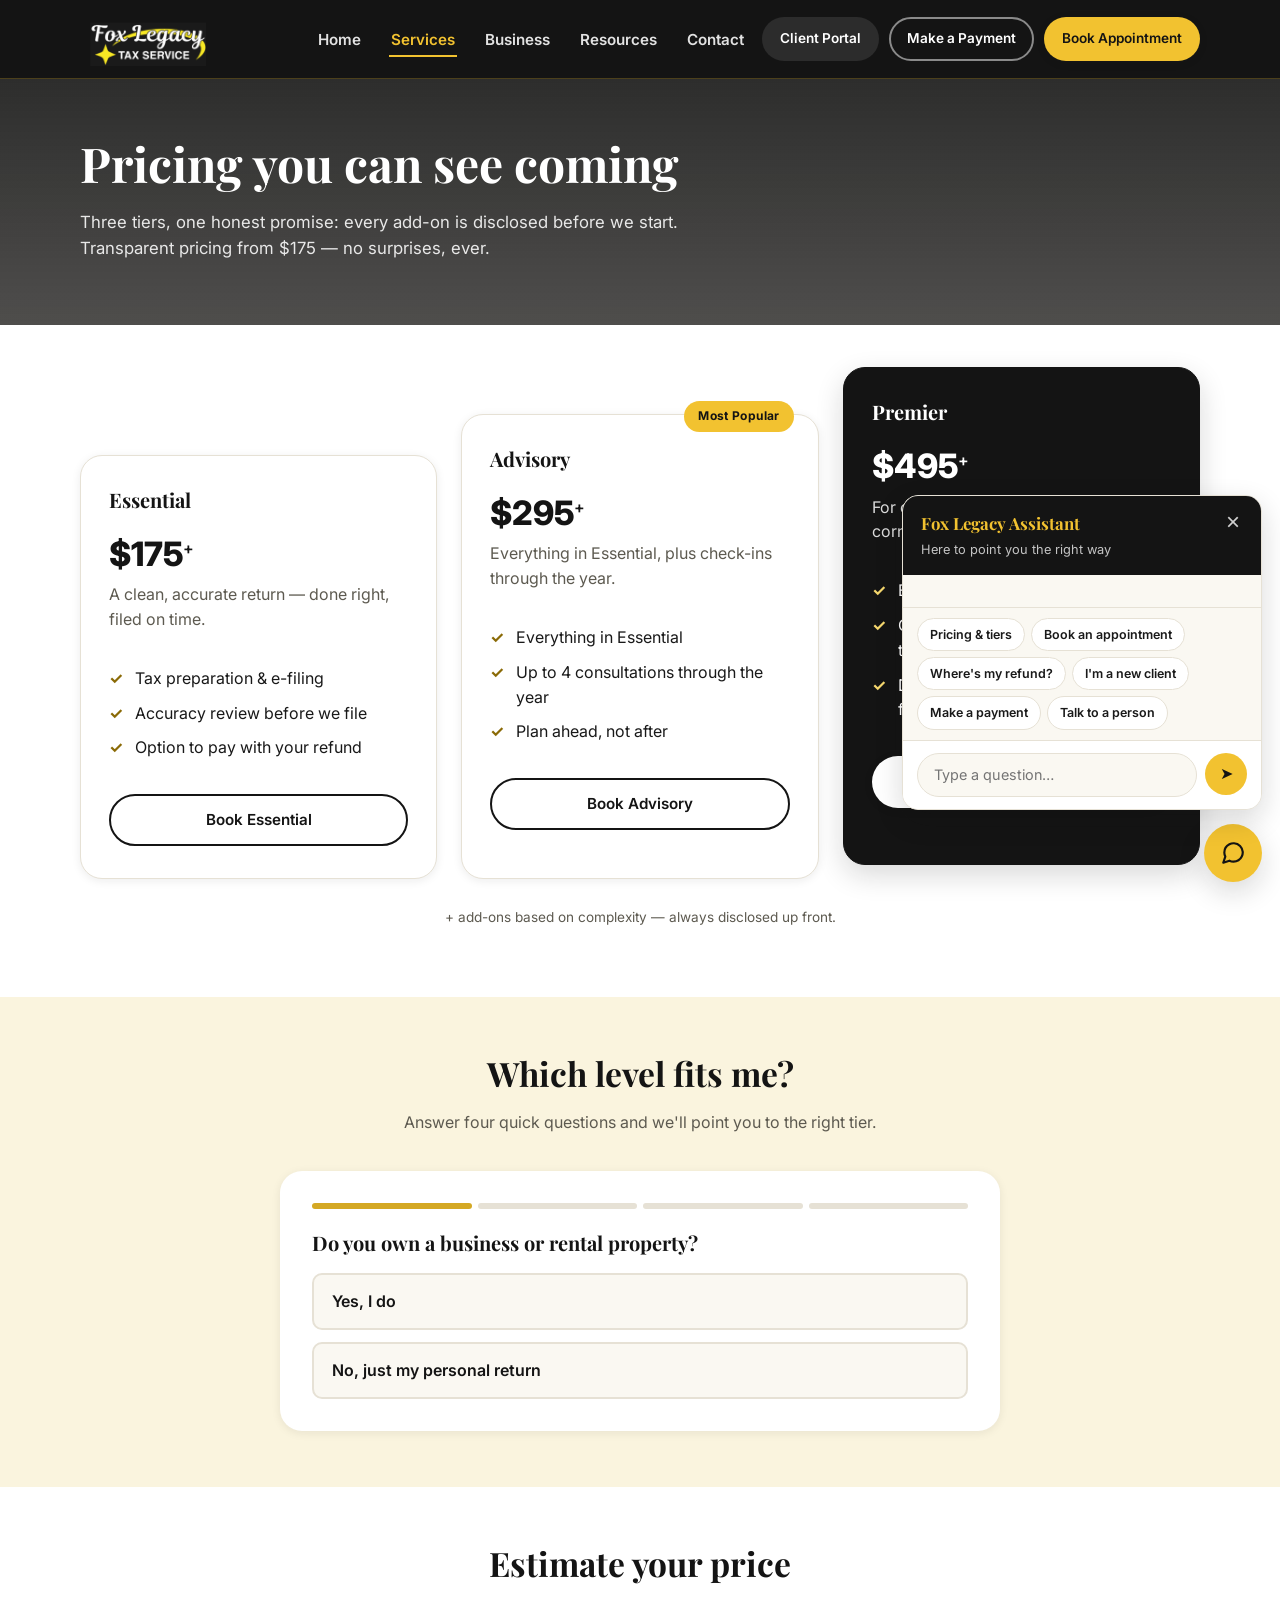
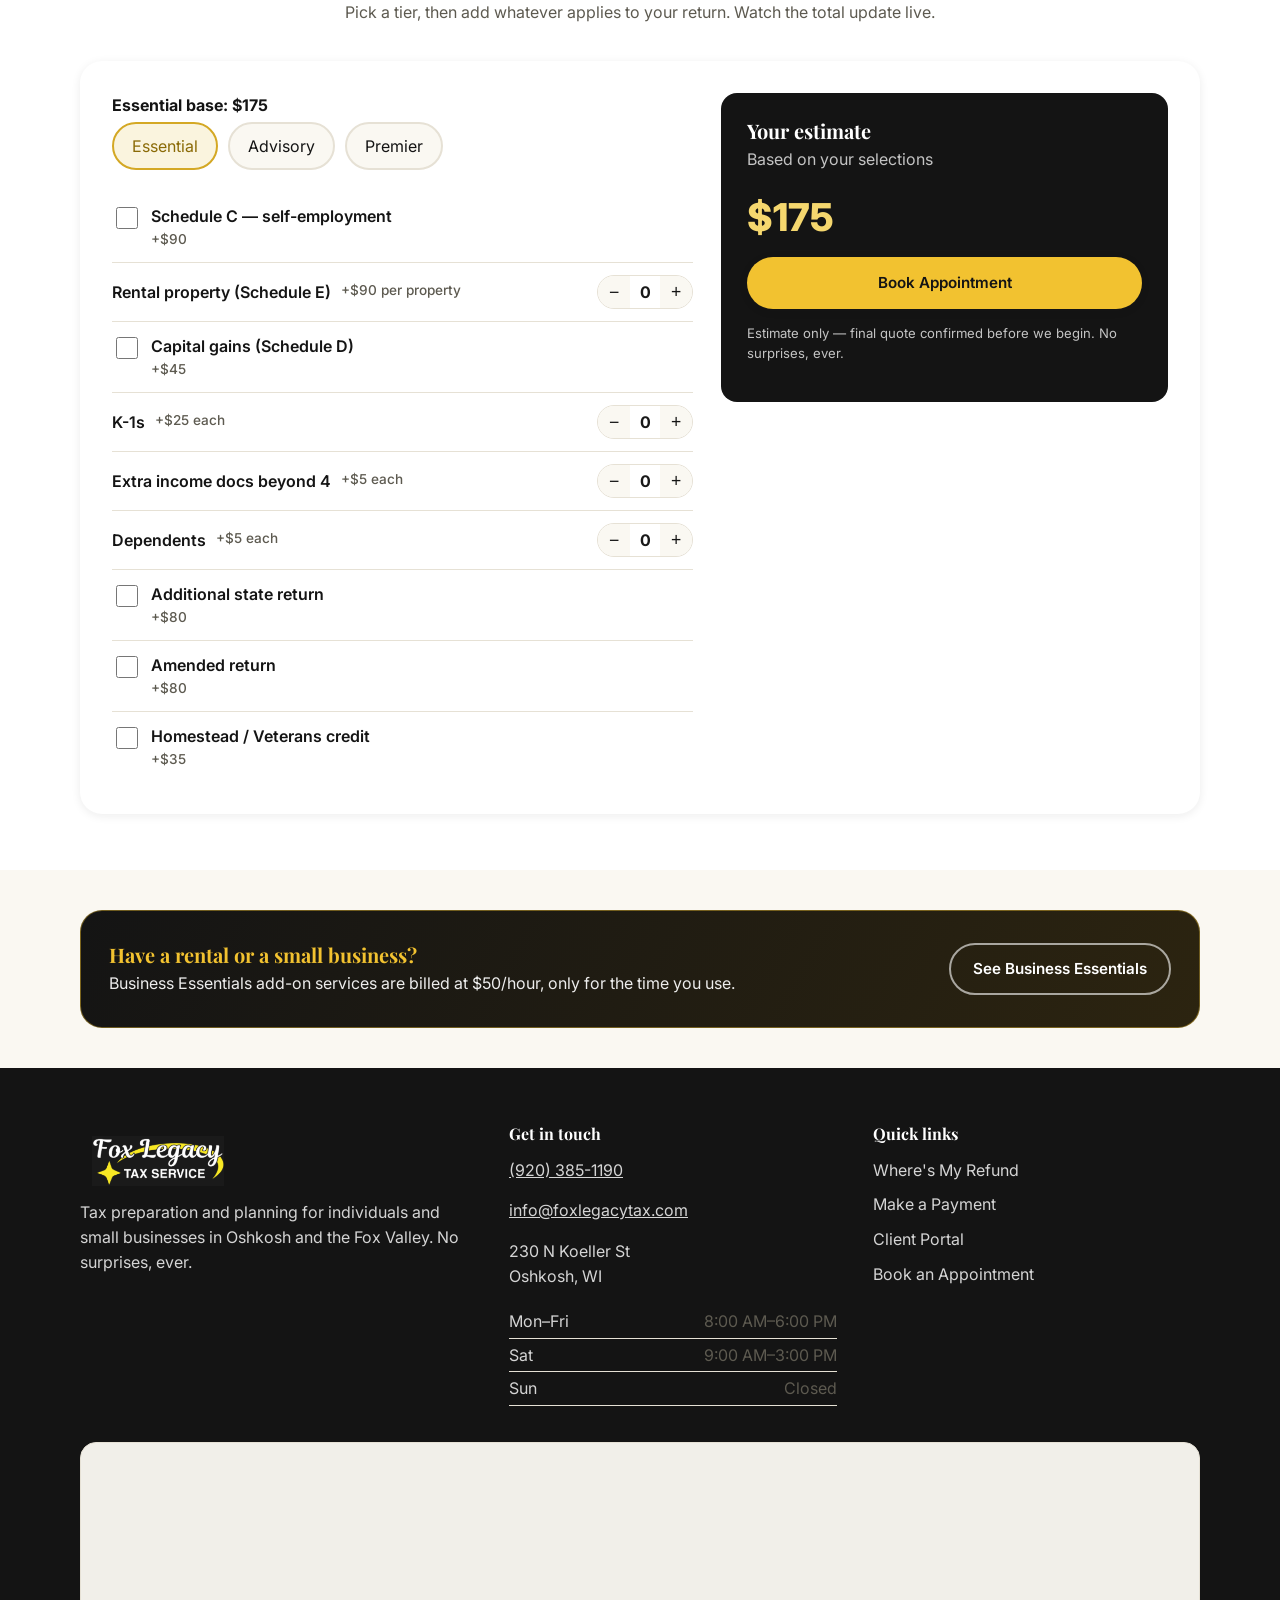
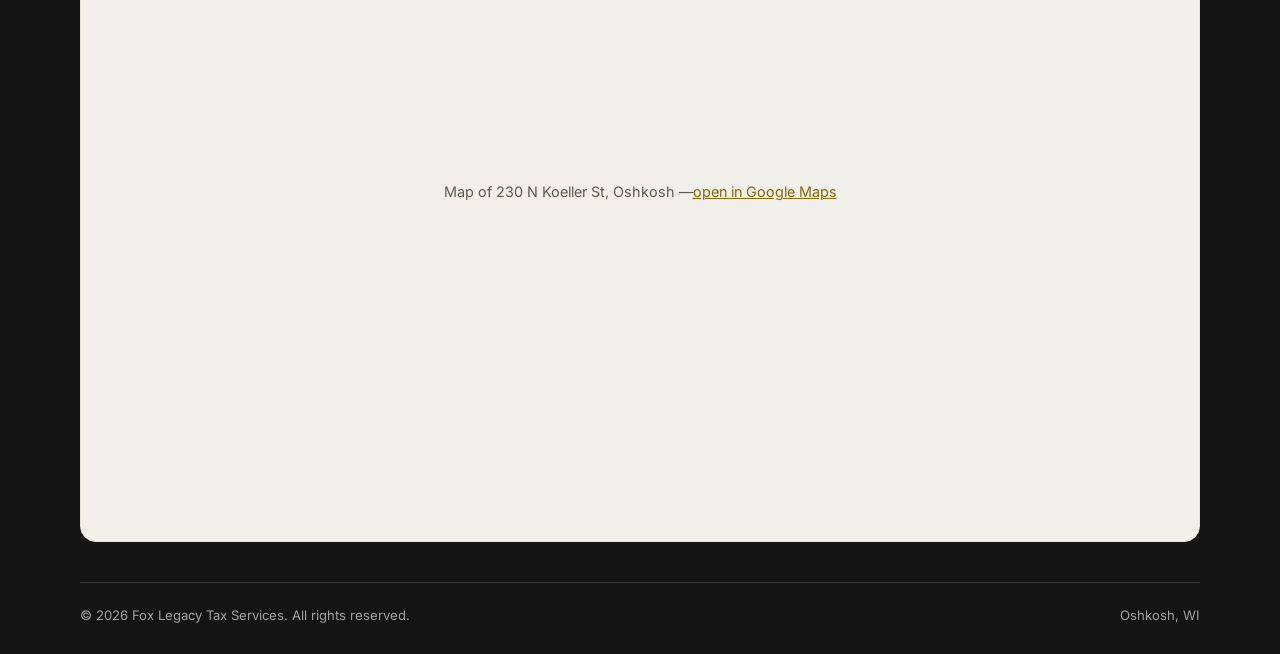
<file: services.html>
<!DOCTYPE html>
<html lang="en">
<head>
<meta charset="UTF-8">
<meta name="viewport" content="width=device-width, initial-scale=1.0">
<title>Tax Prep Pricing &amp; Service Tiers | Fox Legacy Tax Services, Oshkosh WI</title>
<meta name="description" content="Transparent tax planning in Oshkosh, WI. Compare Essential, Advisory, and Premier tax prep tiers, take our two-minute quiz, and estimate your price — no surprises, ever.">
<link rel="canonical" href="services.html">
<link rel="preconnect" href="https://fonts.googleapis.com">
<link rel="preconnect" href="https://fonts.gstatic.com" crossorigin>
<link href="https://fonts.googleapis.com/css2?family=Inter:wght@400;500;600;700;800&family=Playfair+Display:wght@600;700&display=swap" rel="stylesheet">
<link rel="stylesheet" href="styles.css">
</head>
<body data-page="services">
<a class="skip-link" href="#main">Skip to main content</a>

<header class="site-header">
  <div class="header-inner">
    <a class="logo" href="index.html">
      <img src="logo.png" alt="Fox Legacy Tax Services" class="logo-img">
    </a>

    <nav class="main-nav" aria-label="Primary">
      <ul>
        <li><a href="index.html">Home</a></li>
        <li><a href="services.html" aria-current="page">Services</a></li>
        <li><a href="business.html">Business</a></li>
        <li><a href="resources.html">Resources</a></li>
        <li><a href="contact.html">Contact</a></li>
      </ul>
    </nav>

    <div class="header-actions">
      <a class="btn btn-ghost btn-sm btn-portal" href="https://foxlegacytax.securefilepro.com/portal/#/login" target="_blank" rel="noopener">Client Portal</a>
      <a class="btn btn-outline btn-sm btn-payment" href="payment.html">Make a Payment</a>
      <a class="btn btn-primary btn-sm" href="https://calendar.app.google/As5t43ddRw9j4L8s5" target="_blank" rel="noopener">Book Appointment</a>
      <button class="hamburger" type="button" aria-expanded="false" aria-controls="mobile-menu" aria-label="Open menu">
        <svg viewBox="0 0 24 24" fill="none" stroke="currentColor" stroke-width="2" stroke-linecap="round" aria-hidden="true"><line x1="3" y1="6" x2="21" y2="6"/><line x1="3" y1="12" x2="21" y2="12"/><line x1="3" y1="18" x2="21" y2="18"/></svg>
      </button>
    </div>
  </div>

  <nav class="mobile-menu" id="mobile-menu" aria-label="Mobile">
    <ul>
      <li><a href="index.html">Home</a></li>
      <li><a href="services.html" aria-current="page">Services</a></li>
      <li><a href="business.html">Business</a></li>
      <li><a href="resources.html">Resources</a></li>
      <li><a href="contact.html">Contact</a></li>
      <li><hr class="mobile-divider"></li>
      <li><a href="https://foxlegacytax.securefilepro.com/portal/#/login" target="_blank" rel="noopener">Client Portal</a></li>
      <li><a href="payment.html">Make a Payment</a></li>
    </ul>
  </nav>
</header>

<main id="main">

  <section class="page-hero">
    <div class="container">
      <h1>Pricing you can see coming</h1>
      <p>Three tiers, one honest promise: every add-on is disclosed before we start. Transparent pricing from $175 — no surprises, ever.</p>
    </div>
  </section>

  <!-- ===== Tier staircase ===== -->
  <section class="section-white">
    <div class="container">
      <div class="tier-staircase">

        <article class="tier-card tier-card--essential" id="essential">
          <h3>Essential</h3>
          <p class="tier-price">$175<sup>+</sup></p>
          <p class="muted">A clean, accurate return — done right, filed on time.</p>
          <ul class="tier-list">
            <li>Tax preparation &amp; e-filing</li>
            <li>Accuracy review before we file</li>
            <li>Option to pay with your refund</li>
          </ul>
          <a class="btn btn-outline btn-block" href="https://calendar.app.google/As5t43ddRw9j4L8s5" target="_blank" rel="noopener">Book Essential</a>
        </article>

        <article class="tier-card tier-card--advisory" id="advisory">
          <span class="tier-badge">Most Popular</span>
          <h3>Advisory</h3>
          <p class="tier-price">$295<sup>+</sup></p>
          <p class="muted">Everything in Essential, plus check-ins through the year.</p>
          <ul class="tier-list">
            <li>Everything in Essential</li>
            <li>Up to 4 consultations through the year</li>
            <li>Plan ahead, not after</li>
          </ul>
          <a class="btn btn-outline btn-block" href="https://calendar.app.google/As5t43ddRw9j4L8s5" target="_blank" rel="noopener">Book Advisory</a>
        </article>

        <article class="tier-card tier-card--premier" id="premier">
          <h3>Premier</h3>
          <p class="tier-price">$495<sup>+</sup></p>
          <p class="muted">For clients who want a full team in their corner, year-round.</p>
          <ul class="tier-list">
            <li>Everything in Advisory</li>
            <li>Consultations whenever you need them</li>
            <li>Direct coordination with your financial advisor</li>
          </ul>
          <a class="btn btn-primary btn-block" style="background:var(--white);color:var(--green-dark);" href="https://calendar.app.google/As5t43ddRw9j4L8s5" target="_blank" rel="noopener">Book Premier</a>
        </article>

      </div>
      <p class="tier-note">+ add-ons based on complexity — always disclosed up front.</p>
    </div>
  </section>

  <!-- ===== Quiz ===== -->
  <section class="section-mint">
    <div class="container">
      <div class="section-head">
        <h2>Which level fits me?</h2>
        <p class="muted">Answer four quick questions and we'll point you to the right tier.</p>
      </div>

      <div class="quiz-card" id="tier-quiz">
        <div class="quiz-progress" aria-hidden="true">
          <span class="filled"></span><span></span><span></span><span></span>
        </div>

        <div class="quiz-step is-active" data-question="business">
          <h3>Do you own a business or rental property?</h3>
          <div class="quiz-options">
            <button type="button" class="quiz-option" data-value="yes">Yes, I do</button>
            <button type="button" class="quiz-option" data-value="no">No, just my personal return</button>
          </div>
        </div>

        <div class="quiz-step" data-question="checkins">
          <h3>Would you like check-ins with us during the year, not just at tax time?</h3>
          <div class="quiz-options">
            <button type="button" class="quiz-option" data-value="yes">Yes, I'd like to plan ahead</button>
            <button type="button" class="quiz-option" data-value="no">No, once a year is fine</button>
          </div>
        </div>

        <div class="quiz-step" data-question="advisor">
          <h3>Do you work with a financial advisor?</h3>
          <div class="quiz-options">
            <button type="button" class="quiz-option" data-value="yes">Yes</button>
            <button type="button" class="quiz-option" data-value="no">No</button>
          </div>
        </div>

        <div class="quiz-step" data-question="complexity">
          <h3>How complex is your return?</h3>
          <div class="quiz-options">
            <button type="button" class="quiz-option" data-value="simple">Simple — W-2s, maybe a dependent</button>
            <button type="button" class="quiz-option" data-value="moderate">Moderate — some investments or extra forms</button>
            <button type="button" class="quiz-option" data-value="complex">Complex — business, rentals, multiple states</button>
          </div>
        </div>

        <div class="quiz-result">
          <p class="muted" style="margin-bottom:4px;">We'd recommend</p>
          <p class="result-tier">Advisory</p>
          <p class="result-copy muted"></p>
          <div class="quiz-result-actions">
            <a class="btn btn-primary result-book-btn" href="https://calendar.app.google/As5t43ddRw9j4L8s5" target="_blank" rel="noopener">Book Appointment</a>
            <a class="btn btn-outline result-details-link" href="services.html#advisory">See tier details</a>
          </div>
          <button type="button" class="quiz-restart">Start over</button>
        </div>
      </div>
    </div>
  </section>

  <!-- ===== Price estimator ===== -->
  <section class="section-white">
    <div class="container">
      <div class="section-head">
        <h2>Estimate your price</h2>
        <p class="muted">Pick a tier, then add whatever applies to your return. Watch the total update live.</p>
      </div>

      <div class="estimator" id="price-estimator">
        <div>
          <p class="muted base-tier-label" style="font-weight:700;color:var(--navy);margin-bottom:4px;">Essential base: $175</p>
          <div class="estimator-tier-select">
            <button type="button" class="tier-pill is-selected" data-tier="essential">Essential</button>
            <button type="button" class="tier-pill" data-tier="advisory">Advisory</button>
            <button type="button" class="tier-pill" data-tier="premier">Premier</button>
          </div>

          <div class="estimator-item">
            <label class="estimator-item-label" for="est-schedc">
              <input type="checkbox" class="check-toggle" id="est-schedc" data-price="90">
              <span>Schedule C — self-employment<span class="item-price">+$90</span></span>
            </label>
          </div>

          <div class="estimator-item">
            <span class="estimator-item-label">Rental property (Schedule E)<span class="item-price">+$90 per property</span></span>
            <div class="estimator-control">
              <div class="stepper" data-price="90" data-max="6">
                <button type="button" data-dir="dec" aria-label="Decrease rental properties">&minus;</button>
                <output>0</output>
                <button type="button" data-dir="inc" aria-label="Increase rental properties">+</button>
              </div>
            </div>
          </div>

          <div class="estimator-item">
            <label class="estimator-item-label" for="est-schedd">
              <input type="checkbox" class="check-toggle" id="est-schedd" data-price="45">
              <span>Capital gains (Schedule D)<span class="item-price">+$45</span></span>
            </label>
          </div>

          <div class="estimator-item">
            <span class="estimator-item-label">K-1s<span class="item-price">+$25 each</span></span>
            <div class="estimator-control">
              <div class="stepper" data-price="25" data-max="10">
                <button type="button" data-dir="dec" aria-label="Decrease K-1s">&minus;</button>
                <output>0</output>
                <button type="button" data-dir="inc" aria-label="Increase K-1s">+</button>
              </div>
            </div>
          </div>

          <div class="estimator-item">
            <span class="estimator-item-label">Extra income docs beyond 4<span class="item-price">+$5 each</span></span>
            <div class="estimator-control">
              <div class="stepper" data-price="5" data-max="20">
                <button type="button" data-dir="dec" aria-label="Decrease extra income documents">&minus;</button>
                <output>0</output>
                <button type="button" data-dir="inc" aria-label="Increase extra income documents">+</button>
              </div>
            </div>
          </div>

          <div class="estimator-item">
            <span class="estimator-item-label">Dependents<span class="item-price">+$5 each</span></span>
            <div class="estimator-control">
              <div class="stepper" data-price="5" data-max="10">
                <button type="button" data-dir="dec" aria-label="Decrease dependents">&minus;</button>
                <output>0</output>
                <button type="button" data-dir="inc" aria-label="Increase dependents">+</button>
              </div>
            </div>
          </div>

          <div class="estimator-item">
            <label class="estimator-item-label" for="est-state">
              <input type="checkbox" class="check-toggle" id="est-state" data-price="80">
              <span>Additional state return<span class="item-price">+$80</span></span>
            </label>
          </div>

          <div class="estimator-item">
            <label class="estimator-item-label" for="est-amended">
              <input type="checkbox" class="check-toggle" id="est-amended" data-price="80">
              <span>Amended return<span class="item-price">+$80</span></span>
            </label>
          </div>

          <div class="estimator-item">
            <label class="estimator-item-label" for="est-homestead">
              <input type="checkbox" class="check-toggle" id="est-homestead" data-price="35">
              <span>Homestead / Veterans credit<span class="item-price">+$35</span></span>
            </label>
          </div>
        </div>

        <div class="estimator-summary">
          <h3>Your estimate</h3>
          <p class="muted" style="color:rgba(255,255,255,0.75);">Based on your selections</p>
          <p class="estimator-total">$175</p>
          <a class="btn btn-primary btn-block" href="https://calendar.app.google/As5t43ddRw9j4L8s5" target="_blank" rel="noopener">Book Appointment</a>
          <p class="disclaimer">Estimate only — final quote confirmed before we begin. No surprises, ever.</p>
        </div>
      </div>
    </div>
  </section>

  <section class="section-tight">
    <div class="container">
      <div class="referral-banner">
        <div>
          <h3>Have a rental or a small business?</h3>
          <p>Business Essentials add-on services are billed at $50/hour, only for the time you use.</p>
        </div>
        <a class="btn btn-outline-light" href="business.html">See Business Essentials</a>
      </div>
    </div>
  </section>

</main>

<footer class="site-footer">
  <div class="container">
    <div class="footer-grid">
      <div>
        <a class="footer-logo" href="index.html">
          <img src="logo.png" alt="Fox Legacy Tax Services" class="logo-img">
        </a>
        <p>Tax preparation and planning for individuals and small businesses in Oshkosh and the Fox Valley. No surprises, ever.</p>
      </div>

      <div>
        <h4>Get in touch</h4>
        <p><a href="tel:+19203851190">(920) 385-1190</a></p>
        <p><a href="mailto:info@foxlegacytax.com">info@foxlegacytax.com</a></p>
        <p>230 N Koeller St<br>Oshkosh, WI</p>
        <table class="hours-table footer-hours">
          <tbody>
            <tr><td>Mon–Fri</td><td>8:00 AM–6:00 PM</td></tr>
            <tr><td>Sat</td><td>9:00 AM–3:00 PM</td></tr>
            <tr><td>Sun</td><td>Closed</td></tr>
          </tbody>
        </table>
      </div>

      <div>
        <h4>Quick links</h4>
        <ul class="footer-list">
          <li><a href="https://www.irs.gov/wheres-my-refund" target="_blank" rel="noopener">Where's My Refund</a></li>
          <li><a href="payment.html">Make a Payment</a></li>
          <li><a href="https://foxlegacytax.securefilepro.com/portal/#/login" target="_blank" rel="noopener">Client Portal</a></li>
          <li><a href="https://calendar.app.google/As5t43ddRw9j4L8s5" target="_blank" rel="noopener">Book an Appointment</a></li>
        </ul>
      </div>
    </div>

    <div class="map-embed" style="margin-top:36px;">
      <div class="map-fallback">Map of 230 N Koeller St, Oshkosh — <a href="https://www.google.com/maps/place/230+N+Koeller+St,+Oshkosh,+WI" target="_blank" rel="noopener">open in Google Maps</a></div>
      <iframe src="https://maps.google.com/maps?q=Fox%20Legacy%20Tax%20Services%2C%20230%20N%20Koeller%20St%2C%20Oshkosh%2C%20WI&z=15&output=embed" title="Map showing Fox Legacy Tax Services at 230 N Koeller St, Oshkosh" loading="lazy" referrerpolicy="no-referrer-when-downgrade"></iframe>
    </div>

    <div class="footer-bottom">
      <span>&copy; 2026 Fox Legacy Tax Services. All rights reserved.</span>
      <span>Oshkosh, WI</span>
    </div>
  </div>
</footer>

<script src="script.js"></script>
</body>
</html>
</file>
<file: styles.css>
/* ==========================================================================
   Fox Legacy Tax Services — shared stylesheet
   ========================================================================== */

:root {
  /* Palette drawn from the Fox Legacy logo: black plate, white script, gold star */
  --navy: #141414;            /* rich black — headings, dark sections, footer */
  --navy-light: #262622;
  --navy-tint: #f1efe9;
  --green: #d4a824;           /* satin gold — primary accent */
  --green-dark: #8a6a06;      /* dark gold — links & icons on light backgrounds */
  --gold: #f2c230;            /* bright gold — pops on dark backgrounds */
  --gold-dark: #8a6a06;
  --mint: #f5d76e;            /* light gold — highlights on dark */
  --mint-tint: #faf4de;       /* soft cream */
  --off-white: #faf8f2;
  --white: #ffffff;
  --ink: #191919;
  --muted: #5d5a50;
  --border: #e6e1d5;

  --radius-lg: 22px;
  --radius-md: 16px;
  --radius-sm: 10px;

  --shadow-sm: 0 2px 10px rgba(20, 20, 20, 0.08);
  --shadow-md: 0 10px 28px rgba(20, 20, 20, 0.16);

  --max-width: 1160px;

  --font-sans: 'Inter', -apple-system, BlinkMacSystemFont, 'Segoe UI', Helvetica, Arial, sans-serif;
  --font-serif: 'Playfair Display', Georgia, 'Times New Roman', serif;
}

*,
*::before,
*::after {
  box-sizing: border-box;
}

html {
  scroll-behavior: smooth;
}

body {
  margin: 0;
  font-family: var(--font-sans);
  color: var(--ink);
  background: var(--off-white);
  line-height: 1.55;
  -webkit-font-smoothing: antialiased;
}

img,
svg {
  max-width: 100%;
  display: block;
}

a {
  color: var(--green-dark);
}

a:focus-visible,
button:focus-visible,
input:focus-visible,
summary:focus-visible {
  outline: 3px solid var(--mint);
  outline-offset: 2px;
}

.container {
  width: 100%;
  max-width: var(--max-width);
  margin: 0 auto;
  padding: 0 20px;
}

h1, h2, h3, h4 {
  color: var(--navy);
  font-family: var(--font-serif);
  line-height: 1.2;
  margin: 0 0 0.5em;
}

h1 { font-size: clamp(2rem, 4.5vw, 3rem); }
h2 { font-size: clamp(1.5rem, 3vw, 2.1rem); }
h3 { font-size: 1.25rem; }

p { margin: 0 0 1em; }

.muted { color: var(--muted); }

.visually-hidden {
  position: absolute;
  width: 1px;
  height: 1px;
  padding: 0;
  margin: -1px;
  overflow: hidden;
  clip: rect(0, 0, 0, 0);
  white-space: nowrap;
  border: 0;
}

.skip-link {
  position: absolute;
  left: 10px;
  top: -60px;
  background: var(--navy);
  color: var(--white);
  padding: 10px 18px;
  border-radius: var(--radius-sm);
  z-index: 200;
  transition: top 0.15s ease;
}

.skip-link:focus {
  top: 10px;
}

/* ---------- Buttons ---------- */

.btn {
  display: inline-flex;
  align-items: center;
  justify-content: center;
  gap: 8px;
  font-family: var(--font-sans);
  font-weight: 600;
  font-size: 0.95rem;
  text-decoration: none;
  padding: 12px 22px;
  border-radius: 999px;
  border: 2px solid transparent;
  cursor: pointer;
  transition: transform 0.12s ease, box-shadow 0.12s ease, background 0.15s ease, color 0.15s ease;
  white-space: nowrap;
}

.btn:hover {
  transform: translateY(-1px);
}

.btn-primary {
  background: var(--gold);
  color: #141414;
  box-shadow: var(--shadow-sm);
}

.btn-primary:hover {
  background: #d9a91b;
  color: #141414;
}

.btn-outline {
  background: transparent;
  border-color: var(--navy);
  color: var(--navy);
}

.btn-outline:hover {
  background: var(--navy);
  color: var(--white);
}

.btn-outline-light {
  background: transparent;
  border-color: rgba(255, 255, 255, 0.6);
  color: var(--white);
}

.btn-outline-light:hover {
  background: var(--white);
  color: var(--navy);
}

.btn-ghost {
  background: var(--navy-tint);
  color: var(--navy);
}

.btn-ghost:hover {
  background: var(--border);
}

.btn-sm {
  padding: 9px 16px;
  font-size: 0.85rem;
}

.btn-block {
  width: 100%;
}

/* ---------- Header ---------- */

.site-header {
  position: sticky;
  top: 0;
  z-index: 100;
  background: #141414;
  border-bottom: 1px solid rgba(242, 194, 48, 0.25);
}

/* Light-on-dark variants for the header buttons */
.site-header .btn-ghost {
  background: rgba(255, 255, 255, 0.1);
  color: var(--white);
}

.site-header .btn-ghost:hover {
  background: rgba(255, 255, 255, 0.2);
}

.site-header .btn-outline {
  border-color: rgba(255, 255, 255, 0.5);
  color: var(--white);
}

.site-header .btn-outline:hover {
  background: var(--white);
  color: #141414;
}

.header-inner {
  max-width: var(--max-width);
  margin: 0 auto;
  padding: 12px 20px;
  display: flex;
  align-items: center;
  gap: 16px;
}

.logo {
  display: flex;
  align-items: center;
  gap: 10px;
  text-decoration: none;
  flex-shrink: 0;
  margin-right: auto;
}

.logo-img {
  height: 54px;
  width: auto;
  max-width: 240px;
  /* The logo art sits on a black plate; screen-blending drops the plate into
     the dark header/footer so only the white script and gold star show. */
  mix-blend-mode: screen;
}

@media (max-width: 480px) {
  .logo-img {
    height: 48px;
  }
}

.main-nav {
  display: none;
}

.main-nav ul {
  display: flex;
  list-style: none;
  margin: 0;
  padding: 0;
  gap: 26px;
}

.main-nav a {
  text-decoration: none;
  color: rgba(255, 255, 255, 0.88);
  font-weight: 600;
  font-size: 0.95rem;
  padding: 6px 2px;
  border-bottom: 2px solid transparent;
}

.main-nav a:hover {
  color: var(--gold);
}

.main-nav a[aria-current="page"] {
  border-bottom-color: var(--gold);
  color: var(--gold);
}

.header-actions {
  display: flex;
  align-items: center;
  gap: 10px;
}

.header-actions .btn-portal,
.header-actions .btn-payment {
  display: none;
}

.hamburger {
  display: inline-flex;
  align-items: center;
  justify-content: center;
  width: 44px;
  height: 44px;
  border-radius: var(--radius-sm);
  border: 1px solid rgba(255, 255, 255, 0.35);
  background: transparent;
  color: var(--white);
  cursor: pointer;
  flex-shrink: 0;
}

.hamburger svg {
  width: 22px;
  height: 22px;
}

.mobile-menu {
  display: none;
  border-top: 1px solid rgba(255, 255, 255, 0.12);
  background: #141414;
}

.mobile-menu.is-open {
  display: block;
}

.mobile-menu ul {
  list-style: none;
  margin: 0;
  padding: 10px 20px 20px;
  display: flex;
  flex-direction: column;
  gap: 4px;
}

.mobile-menu a {
  display: block;
  padding: 12px 6px;
  text-decoration: none;
  color: rgba(255, 255, 255, 0.9);
  font-weight: 600;
  border-bottom: 1px solid rgba(255, 255, 255, 0.1);
}

.mobile-menu a[aria-current="page"] {
  color: var(--gold);
}

.mobile-menu .mobile-divider {
  border: none;
  border-top: 1px solid rgba(255, 255, 255, 0.18);
  margin: 6px 0;
}

@media (min-width: 900px) {
  .main-nav {
    display: block;
  }

  .header-actions .btn-portal,
  .header-actions .btn-payment {
    display: inline-flex;
  }

  .hamburger,
  .mobile-menu {
    display: none !important;
  }
}

/* Keep the logo + "Book Appointment" + hamburger from overflowing on narrow phones */
@media (max-width: 480px) {
  .header-inner {
    padding: 10px 14px;
    gap: 8px;
  }

  .header-actions {
    gap: 8px;
  }

  .header-actions .btn-primary.btn-sm {
    padding: 8px 14px;
    font-size: 0.8rem;
  }

  .hamburger {
    width: 40px;
    height: 40px;
  }
}

/* ---------- Hero ---------- */

.hero {
  background:
    linear-gradient(rgba(12, 12, 12, 0.84), rgba(12, 12, 12, 0.66)),
    url('https://images.unsplash.com/photo-1600880292203-757bb62b4baf?auto=format&fit=crop&w=1800&q=80') center / cover no-repeat;
  color: var(--white);
  padding: 88px 0 96px;
}

.hero-inner {
  max-width: 760px;
}

.hero .eyebrow {
  display: inline-block;
  background: rgba(242, 194, 48, 0.16);
  color: var(--mint);
  font-weight: 700;
  font-size: 0.8rem;
  letter-spacing: 0.06em;
  text-transform: uppercase;
  padding: 6px 14px;
  border-radius: 999px;
  margin-bottom: 18px;
}

.hero h1 {
  color: var(--white);
  margin-bottom: 0.4em;
}

.hero p.lead {
  color: rgba(255, 255, 255, 0.88);
  font-size: 1.1rem;
  max-width: 620px;
}

.hero-actions {
  display: flex;
  flex-wrap: wrap;
  gap: 14px;
  margin-top: 28px;
}

/* small page header used on interior pages */
.page-hero {
  background: linear-gradient(155deg, var(--navy) 0%, var(--navy-light) 70%);
  color: var(--white);
  padding: 56px 0 64px;
}

/* Per-page hero photography, always under a dark overlay for contrast */
body[data-page="services"] .page-hero {
  background:
    linear-gradient(rgba(12, 12, 12, 0.86), rgba(12, 12, 12, 0.72)),
    url('https://images.unsplash.com/photo-1554224155-6726b3ff858f?auto=format&fit=crop&w=1800&q=80') center / cover no-repeat;
}

body[data-page="business"] .page-hero {
  background:
    linear-gradient(rgba(12, 12, 12, 0.86), rgba(12, 12, 12, 0.72)),
    url('https://images.unsplash.com/photo-1454165804606-c3d57bc86b40?auto=format&fit=crop&w=1800&q=80') center / cover no-repeat;
}

body[data-page="resources"] .page-hero {
  background:
    linear-gradient(rgba(12, 12, 12, 0.86), rgba(12, 12, 12, 0.72)),
    url('https://images.unsplash.com/photo-1450101499163-c8848c66ca85?auto=format&fit=crop&w=1800&q=80') center / cover no-repeat;
}

body[data-page="contact"] .page-hero {
  background:
    linear-gradient(rgba(12, 12, 12, 0.86), rgba(12, 12, 12, 0.72)),
    url('https://images.unsplash.com/photo-1497366216548-37526070297c?auto=format&fit=crop&w=1800&q=80') center / cover no-repeat;
}

body[data-page="payment"] .page-hero {
  background:
    linear-gradient(rgba(12, 12, 12, 0.86), rgba(12, 12, 12, 0.72)),
    url('https://images.unsplash.com/photo-1556742049-0cfed4f6a45d?auto=format&fit=crop&w=1800&q=80') center / cover no-repeat;
}

.page-hero h1 {
  color: var(--white);
  margin-bottom: 0.35em;
}

.page-hero p {
  color: rgba(255, 255, 255, 0.88);
  max-width: 640px;
  font-size: 1.05rem;
  margin-bottom: 0;
}

/* ---------- Sections ---------- */

section {
  padding: 56px 0;
}

.section-tight {
  padding: 40px 0;
}

.section-navy {
  background: var(--navy);
  color: var(--white);
}

.section-navy h2 {
  color: var(--white);
}

.section-mint {
  background: var(--mint-tint);
}

.section-white {
  background: var(--white);
}

.section-head {
  max-width: 680px;
  margin: 0 auto 36px;
  text-align: center;
}

.section-head.align-left {
  margin-left: 0;
  text-align: left;
}

/* ---------- Positioning band ---------- */

.positioning {
  background: var(--white);
  border-radius: var(--radius-lg);
  padding: 40px;
  box-shadow: var(--shadow-sm);
  max-width: 900px;
  margin: -40px auto 0;
  position: relative;
  z-index: 2;
}

.positioning p {
  font-size: 1.08rem;
  color: var(--navy);
  margin: 0;
}

/* ---------- Cards grid ---------- */

.card-grid {
  display: grid;
  grid-template-columns: 1fr;
  gap: 22px;
}

@media (min-width: 640px) {
  .card-grid.cols-2 { grid-template-columns: 1fr 1fr; }
  .card-grid.cols-4 { grid-template-columns: repeat(2, 1fr); }
}

@media (min-width: 960px) {
  .card-grid.cols-3 { grid-template-columns: repeat(3, 1fr); }
  .card-grid.cols-4 { grid-template-columns: repeat(4, 1fr); }
}

.card {
  background: var(--white);
  border-radius: var(--radius-md);
  padding: 28px;
  box-shadow: var(--shadow-sm);
  border: 1px solid var(--border);
}

/* quick access strip */

.quick-links {
  display: grid;
  grid-template-columns: 1fr;
  gap: 16px;
}

@media (min-width: 640px) {
  .quick-links { grid-template-columns: repeat(2, 1fr); }
}

@media (min-width: 960px) {
  .quick-links { grid-template-columns: repeat(4, 1fr); }
}

.quick-card {
  background: var(--white);
  border-radius: var(--radius-md);
  padding: 24px 20px;
  text-align: center;
  text-decoration: none;
  box-shadow: var(--shadow-sm);
  border: 2px solid transparent;
  transition: border-color 0.15s ease, transform 0.15s ease;
  display: flex;
  flex-direction: column;
  align-items: center;
  gap: 10px;
}

.quick-card:hover {
  border-color: var(--green);
  transform: translateY(-3px);
}

.quick-card .icon-wrap {
  width: 56px;
  height: 56px;
  border-radius: 50%;
  background: var(--mint-tint);
  display: flex;
  align-items: center;
  justify-content: center;
  color: var(--green-dark);
}

.quick-card .icon-wrap svg {
  width: 28px;
  height: 28px;
}

.quick-card strong {
  color: var(--navy);
  font-size: 1rem;
}

.quick-card span.detail {
  font-size: 0.85rem;
  color: var(--muted);
}

/* ---------- Business Essentials add-on banner (home page) ---------- */

.addon-banner {
  margin-top: 28px;
  background: var(--mint-tint);
  border: 1px solid var(--border);
  border-left: 5px solid var(--gold);
  border-radius: var(--radius-md);
  padding: 26px 28px;
  display: flex;
  flex-wrap: wrap;
  align-items: center;
  justify-content: space-between;
  gap: 18px;
}

.addon-banner h3 {
  margin-bottom: 6px;
}

.addon-banner h3 span {
  color: var(--green-dark);
}

.addon-banner .btn {
  flex-shrink: 0;
}

/* ---------- Referral banner ---------- */

.referral-banner {
  background: linear-gradient(120deg, #141414 0%, #2c2410 100%);
  border: 1px solid rgba(242, 194, 48, 0.4);
  color: var(--white);
  border-radius: var(--radius-lg);
  padding: 32px 28px;
  display: flex;
  flex-wrap: wrap;
  align-items: center;
  justify-content: space-between;
  gap: 20px;
}

.referral-banner h3 {
  color: var(--gold);
  margin: 0 0 4px;
}

.referral-banner p {
  margin: 0;
  color: rgba(255, 255, 255, 0.92);
}

/* ---------- Tier staircase (services page) ---------- */

.tier-staircase {
  display: grid;
  grid-template-columns: 1fr;
  gap: 24px;
  align-items: end;
}

@media (min-width: 900px) {
  .tier-staircase {
    grid-template-columns: repeat(3, 1fr);
  }
}

.tier-card {
  background: var(--white);
  border-radius: var(--radius-lg);
  padding: 32px 28px;
  box-shadow: var(--shadow-sm);
  border: 1px solid var(--border);
  position: relative;
  display: flex;
  flex-direction: column;
}

.tier-card--premier {
  background: #141414;
  border-color: #141414;
  color: var(--white);
  box-shadow: var(--shadow-md);
}

@media (min-width: 900px) {
  .tier-card--essential { align-self: end; }
  .tier-card--advisory { align-self: end; padding-bottom: 48px; }
  .tier-card--premier {
    align-self: stretch;
    padding-bottom: 56px;
    transform: translateY(-14px);
  }
}

.tier-card--premier h3,
.tier-card--premier .tier-price {
  color: var(--white);
}

.tier-card--premier .muted {
  color: rgba(255, 255, 255, 0.85);
}

.tier-card--premier .tier-list li::before {
  color: var(--mint);
}

.tier-badge {
  position: absolute;
  top: -14px;
  right: 24px;
  background: var(--gold);
  color: #141414;
  font-size: 0.75rem;
  font-weight: 700;
  padding: 6px 14px;
  border-radius: 999px;
  letter-spacing: 0.03em;
}

.tier-price {
  font-size: 2.1rem;
  font-weight: 800;
  color: var(--navy);
  margin: 6px 0 2px;
}

.tier-price sup {
  font-size: 1rem;
  font-weight: 600;
}

.tier-list {
  list-style: none;
  margin: 18px 0 24px;
  padding: 0;
  flex-grow: 1;
}

.tier-list li {
  position: relative;
  padding-left: 26px;
  margin-bottom: 10px;
}

.tier-list li::before {
  content: "✓";
  position: absolute;
  left: 0;
  color: var(--green-dark);
  font-weight: 700;
}

.tier-note {
  font-size: 0.85rem;
  text-align: center;
  color: var(--muted);
  margin-top: 28px;
}

/* ---------- Quiz ---------- */

.quiz-card {
  background: var(--white);
  border-radius: var(--radius-lg);
  box-shadow: var(--shadow-sm);
  padding: 32px;
  max-width: 720px;
  margin: 0 auto;
}

.quiz-progress {
  display: flex;
  gap: 6px;
  margin-bottom: 22px;
}

.quiz-progress span {
  height: 6px;
  flex: 1;
  border-radius: 999px;
  background: var(--border);
}

.quiz-progress span.filled {
  background: var(--green);
}

.quiz-step {
  display: none;
  animation: fadeIn 0.25s ease;
}

.quiz-step.is-active {
  display: block;
}

@keyframes fadeIn {
  from { opacity: 0; transform: translateY(6px); }
  to { opacity: 1; transform: translateY(0); }
}

.quiz-options {
  display: grid;
  gap: 12px;
  margin-top: 18px;
}

.quiz-option {
  text-align: left;
  padding: 14px 18px;
  border-radius: var(--radius-sm);
  border: 2px solid var(--border);
  background: var(--off-white);
  font: inherit;
  font-weight: 600;
  color: var(--navy);
  cursor: pointer;
  transition: border-color 0.15s ease, background 0.15s ease;
}

.quiz-option:hover {
  border-color: var(--green);
  background: var(--mint-tint);
}

.quiz-result {
  display: none;
  text-align: center;
  animation: fadeIn 0.3s ease;
}

.quiz-result.is-active {
  display: block;
}

.quiz-result .result-tier {
  color: var(--green-dark);
  font-size: 1.6rem;
  font-weight: 800;
  margin-bottom: 6px;
}

.quiz-result-actions {
  display: flex;
  flex-wrap: wrap;
  gap: 12px;
  justify-content: center;
  margin-top: 22px;
}

.quiz-restart {
  background: none;
  border: none;
  color: var(--muted);
  text-decoration: underline;
  cursor: pointer;
  font: inherit;
  margin-top: 16px;
}

/* ---------- Estimator ---------- */

.estimator {
  background: var(--white);
  border-radius: var(--radius-lg);
  box-shadow: var(--shadow-sm);
  padding: 32px;
  display: grid;
  grid-template-columns: 1fr;
  gap: 28px;
}

@media (min-width: 900px) {
  .estimator {
    grid-template-columns: 1.3fr 1fr;
  }
}

.estimator-tier-select {
  display: flex;
  gap: 10px;
  flex-wrap: wrap;
  margin-bottom: 22px;
}

.tier-pill {
  padding: 10px 18px;
  border-radius: 999px;
  border: 2px solid var(--border);
  background: var(--off-white);
  font-weight: 700;
  cursor: pointer;
  font: inherit;
  color: var(--navy);
}

.tier-pill.is-selected {
  border-color: var(--green);
  background: var(--mint-tint);
  color: var(--green-dark);
}

.estimator-item {
  display: flex;
  align-items: center;
  justify-content: space-between;
  gap: 12px;
  padding: 12px 0;
  border-bottom: 1px solid var(--border);
}

.estimator-item:last-child {
  border-bottom: none;
}

.estimator-item-label {
  display: flex;
  align-items: flex-start;
  gap: 10px;
  font-weight: 600;
  color: var(--navy);
}

.estimator-item-label .item-price {
  display: block;
  font-weight: 500;
  color: var(--muted);
  font-size: 0.85rem;
}

.estimator-control {
  display: flex;
  align-items: center;
  gap: 8px;
  flex-shrink: 0;
}

.stepper {
  display: flex;
  align-items: center;
  border: 1px solid var(--border);
  border-radius: 999px;
  overflow: hidden;
}

.stepper button {
  width: 32px;
  height: 32px;
  border: none;
  background: var(--off-white);
  font-size: 1.1rem;
  cursor: pointer;
  color: var(--navy);
}

.stepper output {
  width: 30px;
  text-align: center;
  font-weight: 700;
}

@media (max-width: 480px) {
  .estimator-item {
    flex-direction: column;
    align-items: flex-start;
    gap: 10px;
  }

  .estimator-control {
    align-self: flex-start;
  }
}

input[type="checkbox"].check-toggle {
  width: 22px;
  height: 22px;
  accent-color: var(--green);
}

.estimator-summary {
  background: var(--navy);
  color: var(--white);
  border-radius: var(--radius-md);
  padding: 26px;
  align-self: start;
  position: sticky;
  top: 90px;
}

.estimator-summary h3 {
  color: var(--white);
  margin-bottom: 4px;
}

.estimator-total {
  font-size: 2.4rem;
  font-weight: 800;
  color: var(--mint);
  margin: 10px 0;
}

.estimator-summary .disclaimer {
  font-size: 0.82rem;
  color: rgba(255, 255, 255, 0.75);
  margin-top: 14px;
}

/* ---------- Business page ---------- */

.rate-banner {
  background: var(--navy);
  color: var(--white);
  border-radius: var(--radius-lg);
  padding: 34px;
  text-align: center;
}

.rate-banner .rate {
  font-size: 2.6rem;
  font-weight: 800;
  color: var(--mint);
}

.comparison-line {
  background: var(--mint-tint);
  border-left: 4px solid var(--green);
  border-radius: var(--radius-sm);
  padding: 20px 24px;
  font-weight: 600;
  color: var(--navy);
}

/* ---------- Resources ---------- */

.resource-card {
  background: var(--white);
  border-radius: var(--radius-lg);
  box-shadow: var(--shadow-sm);
  border: 1px solid var(--border);
  overflow: hidden;
}

.resource-card > a.resource-link,
.resource-card summary {
  display: flex;
  align-items: center;
  gap: 18px;
  padding: 24px 28px;
  cursor: pointer;
  text-decoration: none;
  color: inherit;
  list-style: none;
}

.resource-card summary::-webkit-details-marker {
  display: none;
}

.resource-card .icon-wrap {
  width: 50px;
  height: 50px;
  border-radius: 50%;
  background: var(--mint-tint);
  color: var(--green-dark);
  display: flex;
  align-items: center;
  justify-content: center;
  flex-shrink: 0;
}

.resource-card .icon-wrap svg {
  width: 26px;
  height: 26px;
}

.resource-card h3 {
  margin: 0 0 2px;
}

.resource-card p {
  margin: 0;
  color: var(--muted);
  font-size: 0.92rem;
}

.resource-card .chevron {
  margin-left: auto;
  color: var(--muted);
  flex-shrink: 0;
  transition: transform 0.15s ease;
}

details.resource-card[open] .chevron {
  transform: rotate(45deg);
}

.resource-body {
  padding: 0 28px 26px 28px + 68px;
  padding: 0 28px 26px 96px;
  color: var(--muted);
}

.resource-body ul {
  margin: 0;
  padding-left: 20px;
}

.resource-body li {
  margin-bottom: 8px;
}

@media (max-width: 560px) {
  .resource-body {
    padding: 0 20px 22px 20px;
  }
}

/* ---------- Payment page ---------- */

.payment-card {
  background: var(--white);
  border-radius: var(--radius-lg);
  box-shadow: var(--shadow-md);
  padding: 44px;
  max-width: 620px;
  margin: 0 auto;
  text-align: center;
}

.payment-card .processor-badge {
  display: inline-flex;
  align-items: center;
  gap: 8px;
  background: var(--navy-tint);
  color: var(--navy);
  font-weight: 700;
  font-size: 0.85rem;
  padding: 8px 16px;
  border-radius: 999px;
  margin-bottom: 20px;
}

.pay-cta {
  font-size: 1.1rem;
  padding: 18px 36px;
  margin: 18px 0;
}

.payment-alt {
  display: grid;
  gap: 14px;
  margin-top: 32px;
  text-align: left;
}

@media (min-width: 640px) {
  .payment-alt { grid-template-columns: 1fr 1fr; }
}

.payment-alt .card {
  text-align: left;
}

/* ---------- Contact page ---------- */

.contact-grid {
  display: grid;
  grid-template-columns: 1fr;
  gap: 32px;
}

@media (min-width: 960px) {
  .contact-grid {
    grid-template-columns: 1fr 1fr;
  }
}

.contact-detail {
  display: flex;
  align-items: flex-start;
  gap: 14px;
  margin-bottom: 20px;
}

.contact-detail .icon-wrap {
  width: 44px;
  height: 44px;
  border-radius: 50%;
  background: var(--mint-tint);
  color: var(--green-dark);
  display: flex;
  align-items: center;
  justify-content: center;
  flex-shrink: 0;
}

.contact-detail .icon-wrap svg {
  width: 22px;
  height: 22px;
}

.contact-detail a {
  color: var(--navy);
  font-weight: 700;
  text-decoration: none;
  font-size: 1.05rem;
}

.contact-detail a:hover {
  color: var(--green-dark);
}

.hours-table {
  width: 100%;
  border-collapse: collapse;
  margin-top: 8px;
}

.hours-table td {
  padding: 8px 0;
  border-bottom: 1px solid var(--border);
}

.hours-table td:last-child {
  text-align: right;
  color: var(--muted);
}

.map-embed {
  border-radius: var(--radius-md);
  overflow: hidden;
  border: 1px solid var(--border);
  aspect-ratio: 16 / 10;
  background: var(--navy-tint);
  position: relative;
}

.map-embed iframe {
  width: 100%;
  height: 100%;
  border: 0;
  position: relative;
  z-index: 1;
}

.map-embed .map-fallback {
  position: absolute;
  inset: 0;
  display: flex;
  align-items: center;
  justify-content: center;
  text-align: center;
  padding: 20px;
  color: var(--muted);
  font-size: 0.9rem;
}

.form-field {
  margin-bottom: 18px;
}

.form-field label {
  display: block;
  font-weight: 700;
  color: var(--navy);
  margin-bottom: 6px;
  font-size: 0.92rem;
}

.form-field input,
.form-field textarea {
  width: 100%;
  padding: 12px 14px;
  border-radius: var(--radius-sm);
  border: 1px solid var(--border);
  font: inherit;
  background: var(--off-white);
  color: var(--ink);
}

.form-field textarea {
  min-height: 130px;
  resize: vertical;
}

.form-note {
  font-size: 0.85rem;
  color: var(--muted);
  margin-top: 10px;
}

.walkins-note {
  display: inline-flex;
  align-items: center;
  gap: 8px;
  background: var(--mint-tint);
  color: var(--green-dark);
  font-weight: 700;
  padding: 8px 16px;
  border-radius: 999px;
  font-size: 0.9rem;
  margin-bottom: 18px;
}

/* ---------- Footer ---------- */

.site-footer {
  background: var(--navy);
  color: rgba(255, 255, 255, 0.9);
  padding: 56px 0 28px;
}

.footer-grid {
  display: grid;
  grid-template-columns: 1fr;
  gap: 36px;
}

@media (min-width: 720px) {
  .footer-grid {
    grid-template-columns: 1.2fr 1fr 1fr;
  }
}

.footer-grid h4 {
  color: var(--white);
  font-size: 1rem;
  margin-bottom: 14px;
}

.footer-logo {
  display: flex;
  align-items: center;
  gap: 10px;
  margin-bottom: 14px;
  text-decoration: none;
}

.footer-logo .logo-img {
  height: 62px;
  width: auto;
}

.footer-grid p,
.footer-grid a {
  color: rgba(255, 255, 255, 0.82);
}

.footer-list {
  list-style: none;
  margin: 0;
  padding: 0;
}

.footer-list li {
  margin-bottom: 10px;
}

.footer-list a {
  text-decoration: none;
  display: inline-flex;
  align-items: center;
  gap: 8px;
}

.footer-list a:hover {
  color: var(--mint);
}

.footer-hours td {
  padding: 4px 0;
  color: rgba(255, 255, 255, 0.82);
}

.footer-hours td:last-child {
  text-align: right;
}

.footer-bottom {
  border-top: 1px solid rgba(255, 255, 255, 0.15);
  margin-top: 40px;
  padding-top: 22px;
  font-size: 0.82rem;
  color: rgba(255, 255, 255, 0.6);
  display: flex;
  flex-wrap: wrap;
  gap: 10px;
  justify-content: space-between;
}

.footer-bottom a {
  color: rgba(255, 255, 255, 0.7);
}

/* ---------- Utility ---------- */

.text-center { text-align: center; }
.mt-0 { margin-top: 0; }
.mb-0 { margin-bottom: 0; }

.stack-actions {
  display: flex;
  flex-wrap: wrap;
  gap: 14px;
}

/* ---------- Split section (photo + copy) ---------- */

.split {
  display: grid;
  grid-template-columns: 1fr;
  gap: 32px;
  align-items: center;
}

@media (min-width: 900px) {
  .split {
    grid-template-columns: 1fr 1fr;
    gap: 56px;
  }
}

.split-img {
  border-radius: var(--radius-lg);
  overflow: hidden;
  box-shadow: var(--shadow-md);
  aspect-ratio: 4 / 3;
}

.split-img img {
  width: 100%;
  height: 100%;
  object-fit: cover;
}

/* ---------- Client helper chatbot ---------- */

#flt-chat {
  position: fixed;
  right: 18px;
  bottom: 18px;
  z-index: 150;
  font-family: var(--font-sans);
}

.chat-launcher {
  width: 58px;
  height: 58px;
  border-radius: 50%;
  border: none;
  background: var(--gold);
  color: #141414;
  cursor: pointer;
  box-shadow: var(--shadow-md);
  display: flex;
  align-items: center;
  justify-content: center;
  margin-left: auto;
  transition: transform 0.12s ease, background 0.15s ease;
}

.chat-launcher:hover {
  background: #d9a91b;
  transform: translateY(-2px);
}

.chat-launcher svg {
  width: 26px;
  height: 26px;
}

.chat-panel {
  position: absolute;
  right: 0;
  bottom: 72px;
  width: min(360px, calc(100vw - 36px));
  background: var(--white);
  border-radius: var(--radius-md);
  box-shadow: var(--shadow-md);
  border: 1px solid var(--border);
  overflow: hidden;
  display: flex;
  flex-direction: column;
}

.chat-head {
  background: #141414;
  color: var(--white);
  padding: 14px 18px;
  position: relative;
}

.chat-head strong {
  display: block;
  font-family: var(--font-serif);
  font-size: 1.05rem;
  color: var(--gold);
}

.chat-head span {
  font-size: 0.8rem;
  color: rgba(255, 255, 255, 0.75);
}

.chat-close {
  position: absolute;
  top: 10px;
  right: 12px;
  width: 32px;
  height: 32px;
  border: none;
  background: transparent;
  color: rgba(255, 255, 255, 0.8);
  font-size: 1.5rem;
  line-height: 1;
  cursor: pointer;
  border-radius: 50%;
}

.chat-close:hover {
  color: var(--gold);
}

.chat-messages {
  padding: 16px;
  max-height: 300px;
  overflow-y: auto;
  display: flex;
  flex-direction: column;
  gap: 10px;
  background: var(--off-white);
}

.chat-msg {
  max-width: 85%;
  padding: 10px 14px;
  border-radius: 14px;
  font-size: 0.9rem;
  line-height: 1.45;
}

.chat-msg--bot {
  background: var(--white);
  border: 1px solid var(--border);
  color: var(--ink);
  align-self: flex-start;
  border-bottom-left-radius: 4px;
}

.chat-msg--bot a {
  color: var(--green-dark);
  font-weight: 600;
}

.chat-msg--bot a.chat-cta {
  display: inline-block;
  background: var(--gold);
  color: #141414;
  font-weight: 700;
  font-size: 0.85rem;
  padding: 9px 16px;
  border-radius: 999px;
  text-decoration: none;
  margin-top: 10px;
  transition: background 0.15s ease;
}

.chat-msg--bot a.chat-cta:hover {
  background: #d9a91b;
}

.chat-msg--user {
  background: #141414;
  color: var(--white);
  align-self: flex-end;
  border-bottom-right-radius: 4px;
}

.chat-msg--typing {
  color: var(--muted);
  letter-spacing: 3px;
  animation: typingPulse 1s ease infinite;
}

@keyframes typingPulse {
  0%, 100% { opacity: 0.35; }
  50% { opacity: 1; }
}

.chat-chips {
  display: flex;
  flex-wrap: wrap;
  gap: 6px;
  padding: 10px 14px;
  background: var(--off-white);
  border-top: 1px solid var(--border);
}

.chat-chip {
  border: 1px solid var(--border);
  background: var(--white);
  color: var(--ink);
  font: inherit;
  font-size: 0.78rem;
  font-weight: 600;
  padding: 6px 12px;
  border-radius: 999px;
  cursor: pointer;
  transition: border-color 0.15s ease, background 0.15s ease;
}

.chat-chip:hover {
  border-color: var(--gold);
  background: var(--mint-tint);
}

.chat-input-row {
  display: flex;
  gap: 8px;
  padding: 12px 14px;
  background: var(--white);
  border-top: 1px solid var(--border);
}

.chat-input-row input {
  flex: 1;
  border: 1px solid var(--border);
  border-radius: 999px;
  padding: 10px 16px;
  font: inherit;
  font-size: 0.9rem;
  background: var(--off-white);
  color: var(--ink);
}

.chat-send {
  width: 42px;
  height: 42px;
  border-radius: 50%;
  border: none;
  background: var(--gold);
  color: #141414;
  font-size: 1rem;
  cursor: pointer;
  flex-shrink: 0;
}

.chat-send:hover {
  background: #d9a91b;
}

@media (max-width: 480px) {
  #flt-chat {
    right: 12px;
    bottom: 12px;
  }

  .chat-messages {
    max-height: 46vh;
  }
}
</file>
